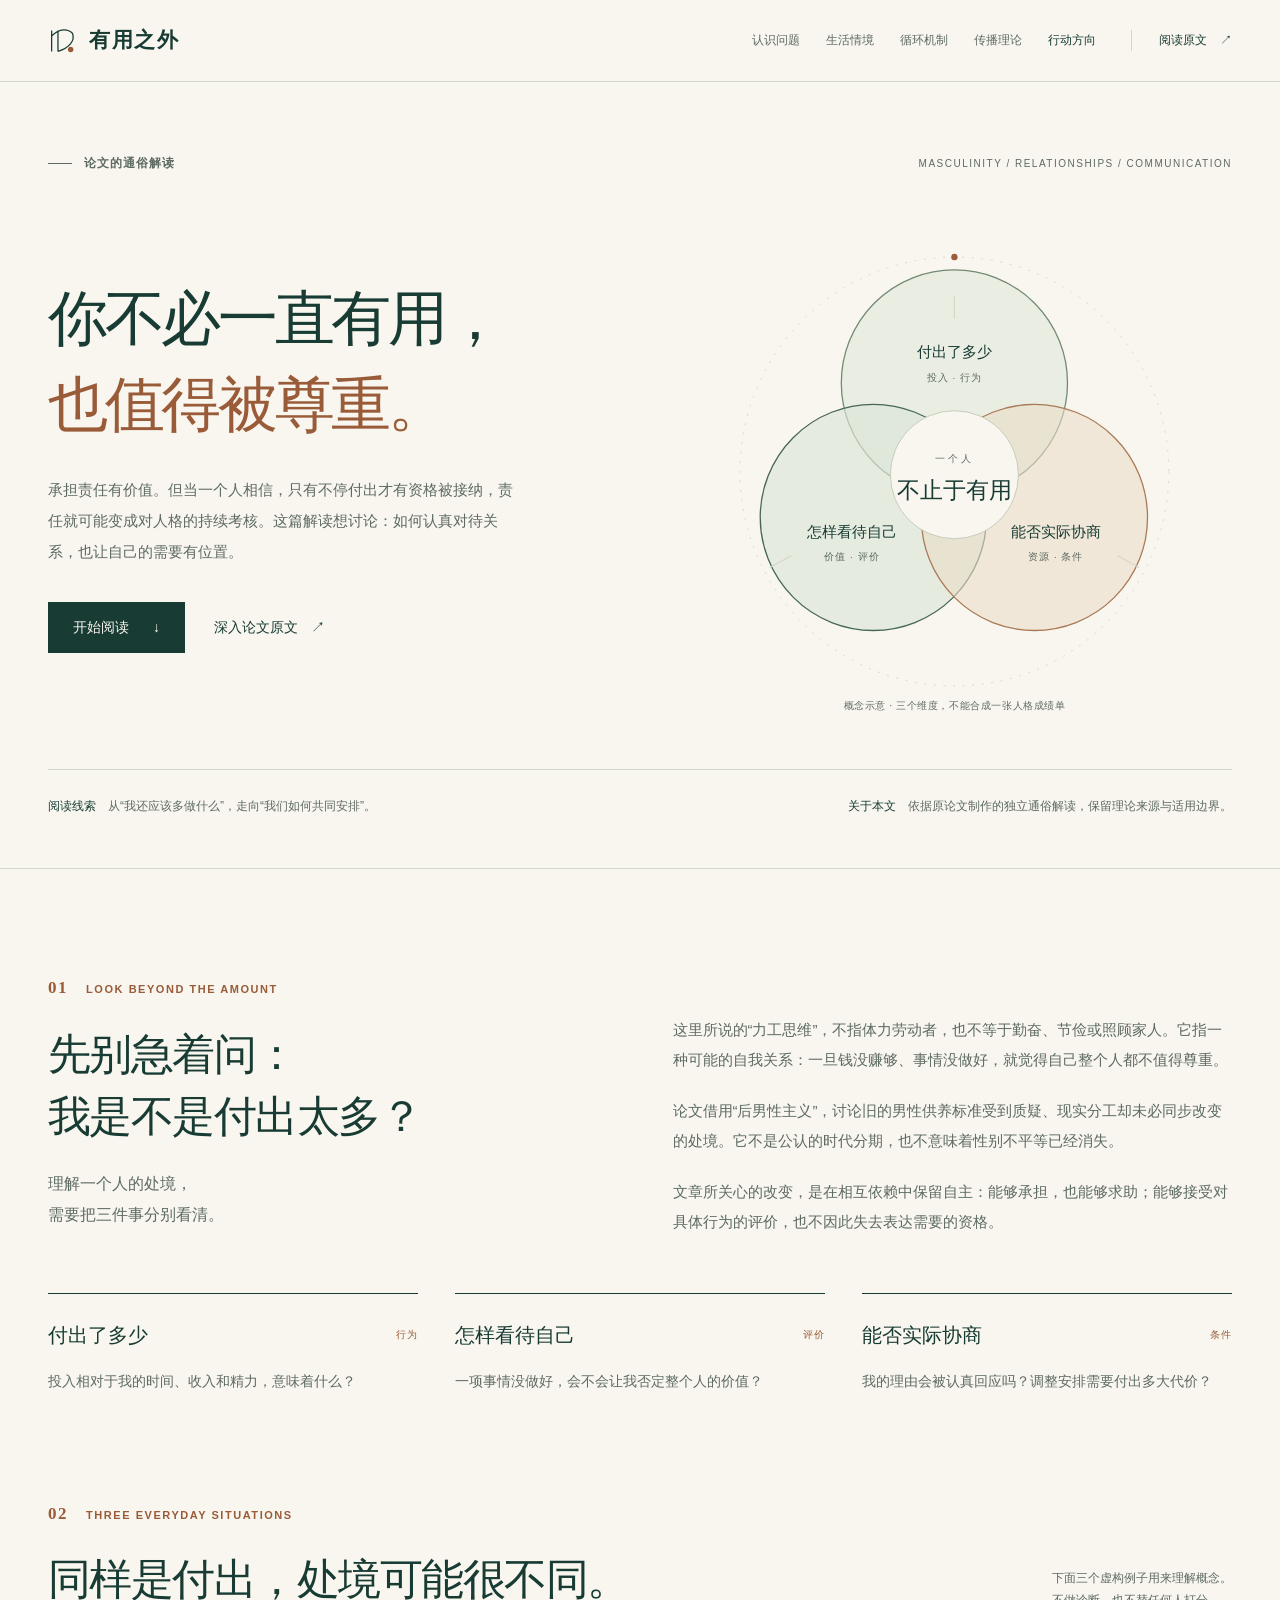
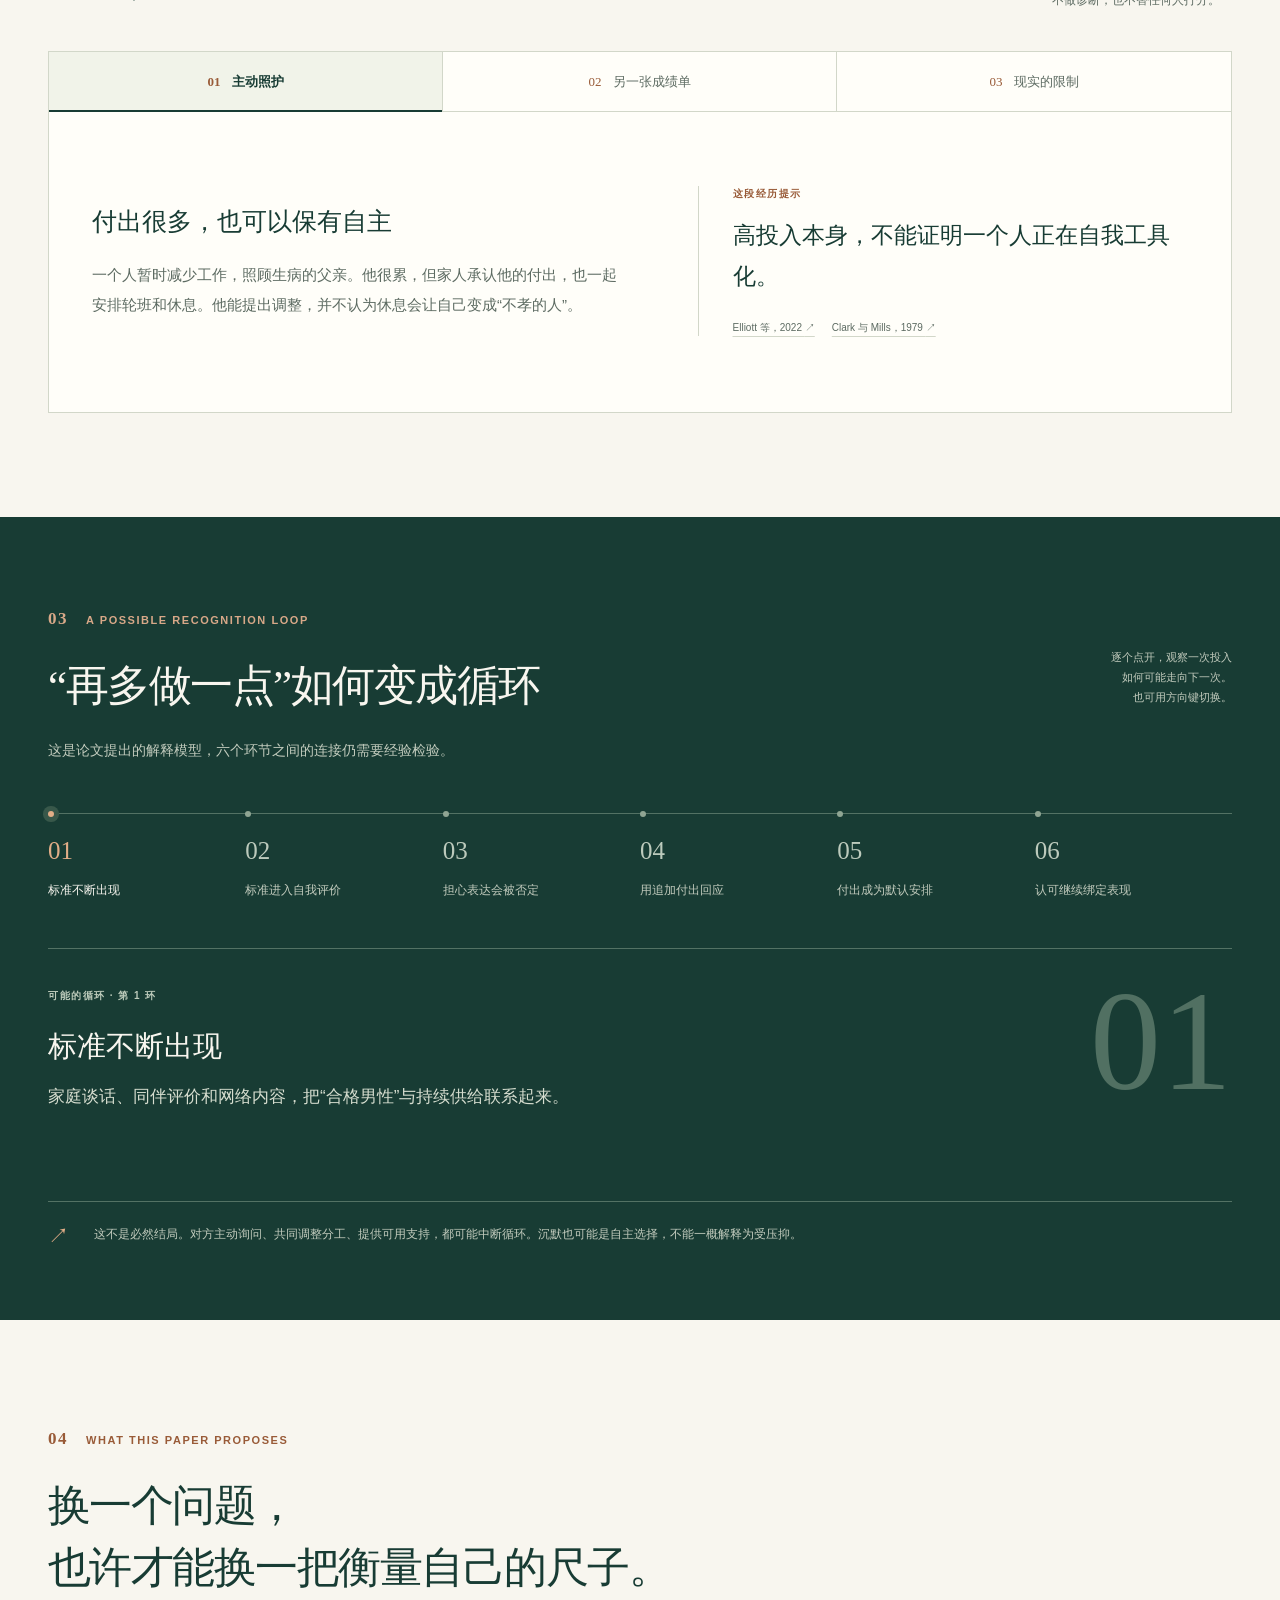
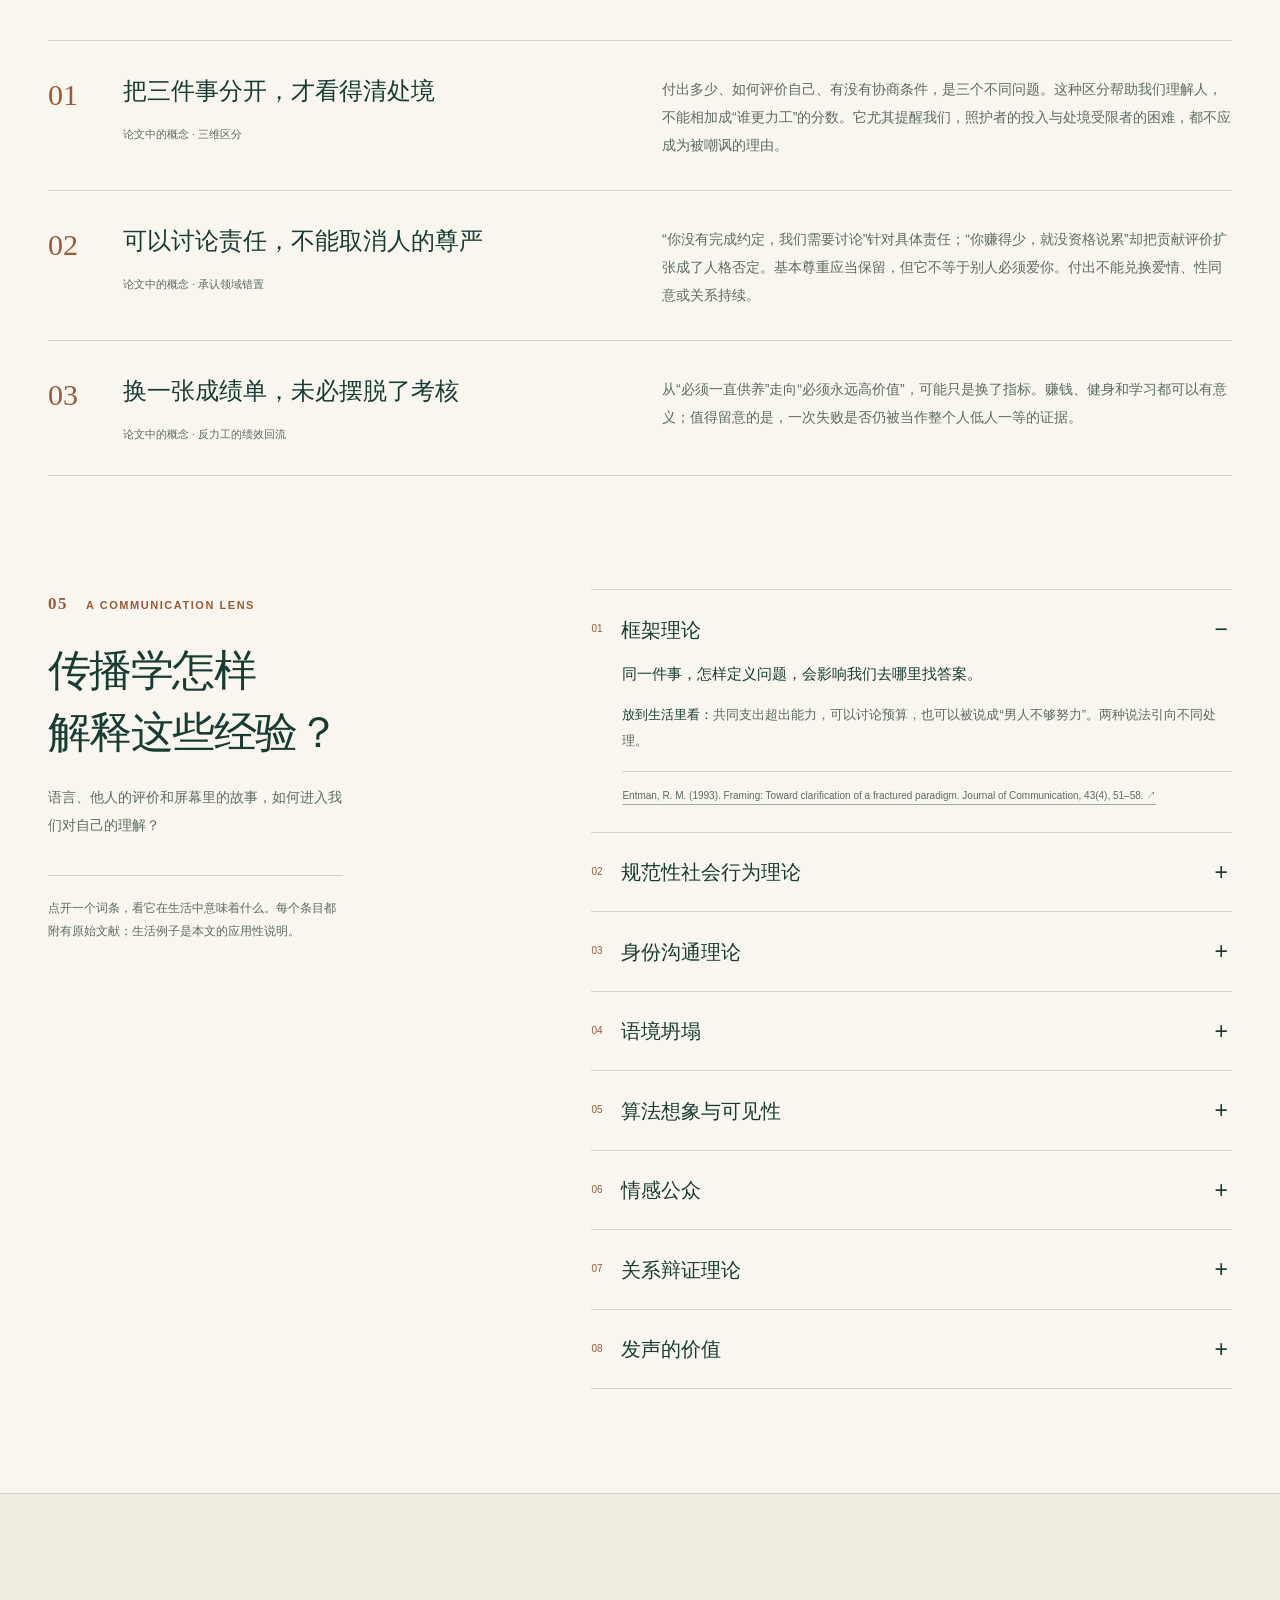
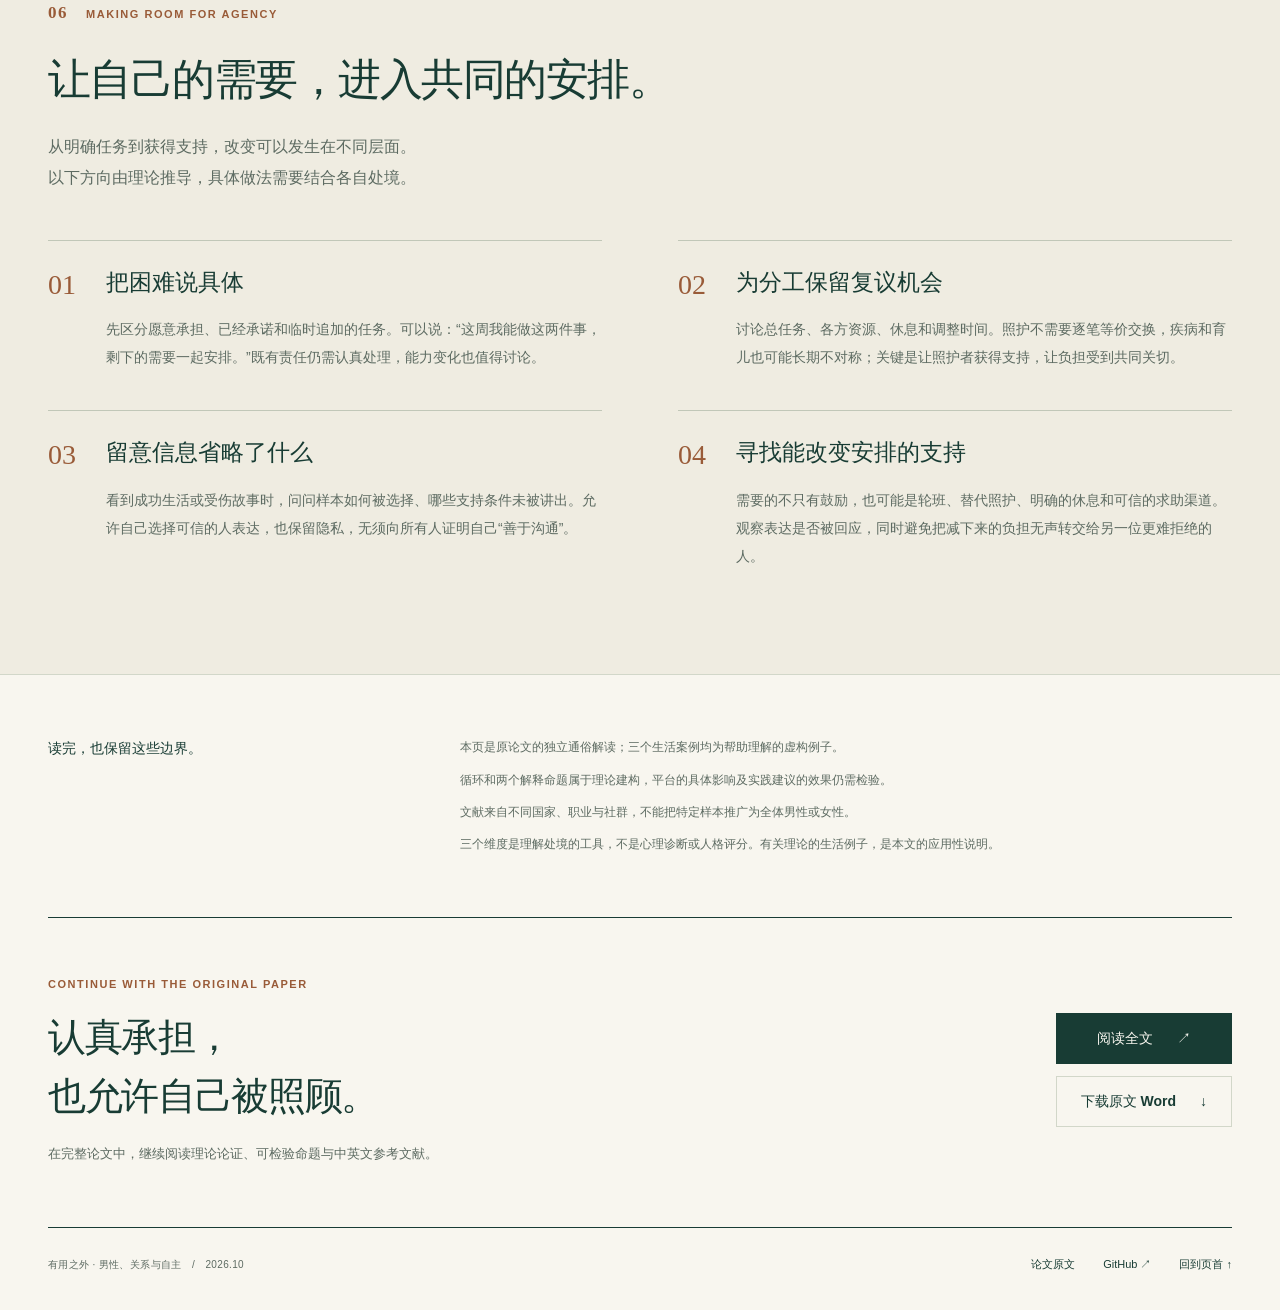
<file: index.html>
<!doctype html>
<html lang="zh-CN">
<head>
  <meta charset="utf-8">
  <meta name="viewport" content="width=device-width, initial-scale=1">
  <meta name="color-scheme" content="light">
  <meta name="theme-color" content="#183c34">
  <meta name="description" content="从传播学理解男性的供给压力、条件性自我价值与关系中的自主。论文的通俗解读：三段生活情境、六步解释模型、八个理论词条。">
  <meta property="og:type" content="article">
  <meta property="og:title" content="你不必一直有用，也值得被尊重｜有用之外">
  <meta property="og:description" content="承担责任，也让自己的需要有位置。关于男性、关系与自主的传播学解读。">
  <title>你不必一直有用，也值得被尊重｜有用之外</title>
  <link rel="icon" href="assets/favicon.svg" type="image/svg+xml">
  <link rel="stylesheet" href="assets/site.css">
  <script src="assets/site.js" defer></script>
</head>
<body id="top">
  <a class="skip-link" href="#main">跳至正文</a>
  <div class="reading-progress" role="progressbar" aria-label="页面阅读进度" aria-valuemin="0" aria-valuemax="100" aria-valuenow="0"><span></span></div>
  <header class="site-header">
    <div class="container header-inner">
      <a class="brand" href="#top" aria-label="有用之外，返回页首">
        <svg class="brand-mark" viewBox="0 0 32 34" aria-hidden="true"><path d="M4 29V6M11 29V6M4 12C13 3 22 4 27 9M11 29C24 25 30 17 27 9" fill="none" stroke="currentColor" stroke-width="1.4"/><circle cx="25" cy="27" r="3" fill="#995b38"/></svg>
        <span class="brand-name">有用之外</span>
      </a>
      <nav class="nav-links" aria-label="文章章节">
        <a href="#dimensions">认识问题</a><a href="#scenarios">生活情境</a><a href="#cycle">循环机制</a><a href="#theories">传播理论</a><a href="#practice">行动方向</a>
      </nav>
      <a class="arrow-link header-original" href="paper.html">阅读原文 <span class="arrow" aria-hidden="true">↗</span></a>
    </div>
  </header>
  <noscript><p class="noscript-note">当前显示完整阅读版：三个情境和六个循环环节均已展开，理论词条可直接点开。</p></noscript>
  <main id="main">
    <section class="hero container" aria-labelledby="hero-title">
      <div class="hero-topline"><span class="kicker">论文的通俗解读</span><span class="edition">MASCULINITY / RELATIONSHIPS / COMMUNICATION</span></div>
      <div class="hero-grid">
        <div class="hero-copy">
          <h1 id="hero-title">你不必一直有用，<br><em>也值得被尊重。</em></h1>
          <p class="hero-summary">承担责任有价值。但当一个人相信，只有不停付出才有资格被接纳，责任就可能变成对人格的持续考核。这篇解读想讨论：如何认真对待关系，也让自己的需要有位置。</p>
          <div class="hero-actions"><a class="button" href="#dimensions">开始阅读 <span aria-hidden="true">↓</span></a><a class="arrow-link" href="paper.html">深入论文原文 <span class="arrow" aria-hidden="true">↗</span></a></div>
        </div>
        <figure class="concept-figure">
          <svg class="concept-svg" viewBox="0 0 520 440" role="img" aria-labelledby="concept-title concept-description">
            <title id="concept-title">三个不同维度，共同理解一个人的处境</title>
            <desc id="concept-description">投入多少、怎样评价自己、能否实际协商，属于不同的问题。三个交叠的圆表示需要同时考虑这些维度，不代表统计数据或评分。</desc>
            <circle cx="260" cy="232" r="201" fill="none" stroke="#d2d7c9" stroke-width=".8" stroke-dasharray="2 7"/>
            <circle cx="260" cy="149" r="106" fill="#e4e9dc" fill-opacity=".68" stroke="#738a73" stroke-width="1.2"/>
            <circle cx="184" cy="275" r="106" fill="#dce5d8" fill-opacity=".65" stroke="#466752" stroke-width="1.2"/>
            <circle cx="335" cy="275" r="106" fill="#eaddc8" fill-opacity=".58" stroke="#aa7955" stroke-width="1.2"/>
            <path d="M260 67v22M87 322l20-11M433 322l-20-11" fill="none" stroke="#d2d7c9" stroke-width="1"/>
            <circle cx="260" cy="235" r="60" fill="#f8f6ef" stroke="#bcc8b3" stroke-width=".8"/>
            <text x="260" y="125" text-anchor="middle" class="orbit-label">付出了多少</text>
            <text x="260" y="147" text-anchor="middle" class="orbit-note">投入 · 行为</text>
            <text x="164" y="293" text-anchor="middle" class="orbit-label">怎样看待自己</text>
            <text x="164" y="315" text-anchor="middle" class="orbit-note">价值 · 评价</text>
            <text x="355" y="293" text-anchor="middle" class="orbit-label">能否实际协商</text>
            <text x="355" y="315" text-anchor="middle" class="orbit-note">资源 · 条件</text>
            <text x="260" y="223" text-anchor="middle" class="center-sub">一个人</text>
            <text x="260" y="257" text-anchor="middle" class="center-main">不止于有用</text>
            <circle cx="260" cy="31" r="3" fill="#995b38"/>
          </svg>
          <figcaption>概念示意 · 三个维度，不能合成一张人格成绩单</figcaption>
        </figure>
      </div>
      <div class="hero-footnote"><p><strong>阅读线索</strong>　从“我还应该多做什么”，走向“我们如何共同安排”。</p><p><strong>关于本文</strong>　依据原论文制作的独立通俗解读，保留理论来源与适用边界。</p></div>
    </section>
    <section class="section intro-section" id="dimensions" aria-labelledby="dimensions-title">
      <div class="container">
        <div class="split-heading"><div><div class="section-label"><span>01</span>Look beyond the amount</div><h2 class="section-heading" id="dimensions-title">先别急着问：<br>我是不是付出太多？</h2><p class="section-intro">理解一个人的处境，<br>需要把三件事分别看清。</p></div><div class="intro-copy"><p>这里所说的“力工思维”，不指体力劳动者，也不等于勤奋、节俭或照顾家人。它指一种可能的自我关系：一旦钱没赚够、事情没做好，就觉得自己整个人都不值得尊重。</p><p>论文借用“后男性主义”，讨论旧的男性供养标准受到质疑、现实分工却未必同步改变的处境。它不是公认的时代分期，也不意味着性别不平等已经消失。</p><p>文章所关心的改变，是在相互依赖中保留自主：能够承担，也能够求助；能够接受对具体行为的评价，也不因此失去表达需要的资格。</p></div></div>
        <div class="dimension-grid"><article class="dimension-item"><div class="dimension-heading"><h3>付出了多少</h3><span class="dimension-tag">行为</span></div><p>投入相对于我的时间、收入和精力，意味着什么？</p></article><article class="dimension-item"><div class="dimension-heading"><h3>怎样看待自己</h3><span class="dimension-tag">评价</span></div><p>一项事情没做好，会不会让我否定整个人的价值？</p></article><article class="dimension-item"><div class="dimension-heading"><h3>能否实际协商</h3><span class="dimension-tag">条件</span></div><p>我的理由会被认真回应吗？调整安排需要付出多大代价？</p></article></div>
      </div>
    </section>
    <section class="section scenarios-section container" id="scenarios" aria-labelledby="scenarios-title">
      <div class="section-toprow"><div><div class="section-label"><span>02</span>Three everyday situations</div><h2 class="section-heading" id="scenarios-title">同样是付出，处境可能很不同。</h2></div><p class="editorial-note">下面三个虚构例子用来理解概念。<br>不做诊断，也不替任何人打分。</p></div>
      <div class="scenario-block" data-tabs>
        <div class="scenario-tabs" data-tab-controls aria-label="选择生活情境" hidden><button class="scenario-tab" id="case-tab-1" type="button" data-tab><span class="tab-number" aria-hidden="true">01</span>主动照护</button><button class="scenario-tab" id="case-tab-2" type="button" data-tab><span class="tab-number" aria-hidden="true">02</span>另一张成绩单</button><button class="scenario-tab" id="case-tab-3" type="button" data-tab><span class="tab-number" aria-hidden="true">03</span>现实的限制</button></div>
        <div class="scenario-panels"><article class="scenario-panel" id="case-panel-1" data-tab-panel><div><h3>付出很多，也可以保有自主</h3><p class="scenario-story">一个人暂时减少工作，照顾生病的父亲。他很累，但家人承认他的付出，也一起安排轮班和休息。他能提出调整，并不认为休息会让自己变成“不孝的人”。</p></div><div class="scenario-reading"><div class="eyebrow">这段经历提示</div><p class="scenario-takeaway">高投入本身，不能证明一个人正在自我工具化。</p><div class="inline-sources" aria-label="相关理论文献"><a href="https://doi.org/10.1111/1468-4446.12947" target="_blank" rel="noopener noreferrer">Elliott 等，2022 <span aria-hidden="true">↗</span></a><a href="https://doi.org/10.1037/0022-3514.37.1.12" target="_blank" rel="noopener noreferrer">Clark 与 Mills，1979 <span aria-hidden="true">↗</span></a></div></div></article><article class="scenario-panel" id="case-panel-2" data-tab-panel><div><h3>付出变少，评价自己的尺子可能没变</h3><p class="scenario-story">另一个人开始控制支出，却每天检查自己是否够有钱、够有吸引力、是否在关系里占上风。一旦落后，他仍觉得自己低人一等。</p></div><div class="scenario-reading"><div class="eyebrow">这段经历提示</div><p class="scenario-takeaway">投入下降，不一定意味着摆脱了外部排名。</p><div class="inline-sources" aria-label="相关理论文献"><a href="https://doi.org/10.1037/0033-295X.108.3.593" target="_blank" rel="noopener noreferrer">Crocker 与 Wolfe，2001 <span aria-hidden="true">↗</span></a></div></div></article><article class="scenario-panel" id="case-panel-3" data-tab-panel><div><h3>知道不合理，也可能暂时走不开</h3><p class="scenario-story">还有人明白工作安排不合理，却要支付生活费，也暂时找不到替代工作。他已经尝试争取休息，但雇主并未回应。</p></div><div class="scenario-reading"><div class="eyebrow">这段经历提示</div><p class="scenario-takeaway">协商空间小，不能说明他“不清醒”。时间、收入和支持同样重要。</p><div class="inline-sources" aria-label="相关理论文献"><a href="https://doi.org/10.1080/17544750.2019.1583676" target="_blank" rel="noopener noreferrer">Sun，2019 <span aria-hidden="true">↗</span></a><a href="https://www.sagepub.com/shop/buy-a-book/why-voice-matters-1-233759" target="_blank" rel="noopener noreferrer">Couldry，2010 <span aria-hidden="true">↗</span></a></div></div></article></div>
      </div>
    </section>
    <section class="cycle-section" id="cycle" aria-labelledby="cycle-title">
      <div class="container">
        <div class="section-toprow"><div><div class="section-label"><span>03</span>A possible recognition loop</div><h2 class="section-heading" id="cycle-title">“再多做一点”如何变成循环</h2><p class="section-intro">这是论文提出的解释模型，六个环节之间的连接仍需要经验检验。</p></div><p class="cycle-hint" data-tabs-hint hidden>逐个点开，观察一次投入<br>如何可能走向下一次。<br>也可用方向键切换。</p></div>
        <div data-tabs>
          <div class="cycle-track" data-tab-controls aria-label="选择供给型承认循环环节" hidden><button class="cycle-tab" id="cycle-tab-1" type="button" data-tab><span class="step-number" aria-hidden="true">01</span>标准不断出现</button><button class="cycle-tab" id="cycle-tab-2" type="button" data-tab><span class="step-number" aria-hidden="true">02</span>标准进入自我评价</button><button class="cycle-tab" id="cycle-tab-3" type="button" data-tab><span class="step-number" aria-hidden="true">03</span>担心表达会被否定</button><button class="cycle-tab" id="cycle-tab-4" type="button" data-tab><span class="step-number" aria-hidden="true">04</span>用追加付出回应</button><button class="cycle-tab" id="cycle-tab-5" type="button" data-tab><span class="step-number" aria-hidden="true">05</span>付出成为默认安排</button><button class="cycle-tab" id="cycle-tab-6" type="button" data-tab><span class="step-number" aria-hidden="true">06</span>认可继续绑定表现</button></div>
          <div class="cycle-panels"><article class="cycle-panel" id="cycle-panel-1" data-tab-panel><span class="eyebrow">可能的循环 · 第 1 环</span><span class="cycle-large-number" aria-hidden="true">01</span><h3>标准不断出现</h3><p>家庭谈话、同伴评价和网络内容，把“合格男性”与持续供给联系起来。</p></article><article class="cycle-panel" id="cycle-panel-2" data-tab-panel><span class="eyebrow">可能的循环 · 第 2 环</span><span class="cycle-large-number" aria-hidden="true">02</span><h3>标准进入自我评价</h3><p>“这次没完成”逐渐被理解为“我这个人不够好”。</p></article><article class="cycle-panel" id="cycle-panel-3" data-tab-panel><span class="eyebrow">可能的循环 · 第 3 环</span><span class="cycle-large-number" aria-hidden="true">03</span><h3>担心表达会被否定</h3><p>想说累、想讨论分工，却预期自己会被评价为不负责。</p></article><article class="cycle-panel" id="cycle-panel-4" data-tab-panel><span class="eyebrow">可能的循环 · 第 4 环</span><span class="cycle-large-number" aria-hidden="true">04</span><h3>用追加付出回应</h3><p>为了维持可靠的形象，又接下更多事情，把需要留在心里。</p></article><article class="cycle-panel" id="cycle-panel-5" data-tab-panel><span class="eyebrow">可能的循环 · 第 5 环</span><span class="cycle-large-number" aria-hidden="true">05</span><h3>付出成为默认安排</h3><p>他人只看到任务持续完成，可能没有意识到背后的代价。</p></article><article class="cycle-panel" id="cycle-panel-6" data-tab-panel><span class="eyebrow">可能的循环 · 第 6 环</span><span class="cycle-large-number" aria-hidden="true">06</span><h3>认可继续绑定表现</h3><p>若认可只随供给出现，个体可能更相信：必须继续做，才值得被接纳。</p></article></div>
        </div>
        <div class="cycle-note"><span class="note-mark" aria-hidden="true">↗</span><p>这不是必然结局。对方主动询问、共同调整分工、提供可用支持，都可能中断循环。沉默也可能是自主选择，不能一概解释为受压抑。</p></div>
      </div>
    </section>
    <section class="section findings-section container" aria-labelledby="findings-title">
      <div class="section-label"><span>04</span>What this paper proposes</div><h2 class="section-heading" id="findings-title">换一个问题，<br>也许才能换一把衡量自己的尺子。</h2>
      <div class="findings-list"><article class="finding"><span class="finding-number" aria-hidden="true">01</span><div><h3>把三件事分开，才看得清处境</h3><span class="finding-term">论文中的概念 · 三维区分</span></div><p>付出多少、如何评价自己、有没有协商条件，是三个不同问题。这种区分帮助我们理解人，不能相加成“谁更力工”的分数。它尤其提醒我们，照护者的投入与处境受限者的困难，都不应成为被嘲讽的理由。</p></article><article class="finding"><span class="finding-number" aria-hidden="true">02</span><div><h3>可以讨论责任，不能取消人的尊严</h3><span class="finding-term">论文中的概念 · 承认领域错置</span></div><p>“你没有完成约定，我们需要讨论”针对具体责任；“你赚得少，就没资格说累”却把贡献评价扩张成了人格否定。基本尊重应当保留，但它不等于别人必须爱你。付出不能兑换爱情、性同意或关系持续。</p></article><article class="finding"><span class="finding-number" aria-hidden="true">03</span><div><h3>换一张成绩单，未必摆脱了考核</h3><span class="finding-term">论文中的概念 · 反力工的绩效回流</span></div><p>从“必须一直供养”走向“必须永远高价值”，可能只是换了指标。赚钱、健身和学习都可以有意义；值得留意的是，一次失败是否仍被当作整个人低人一等的证据。</p></article></div>
    </section>
    <section class="section theories-section container" id="theories" aria-labelledby="theories-title">
      <div class="theories-grid"><div class="theories-aside"><div class="section-label"><span>05</span>A communication lens</div><h2 class="section-heading" id="theories-title">传播学怎样<br>解释这些经验？</h2><p class="section-intro">语言、他人的评价和屏幕里的故事，如何进入我们对自己的理解？</p><p class="theory-context">点开一个词条，看它在生活中意味着什么。每个条目都附有原始文献；生活例子是本文的应用性说明。</p></div><div class="theory-list"><details class="theory" open><summary><span class="theory-index" aria-hidden="true">01</span><span>框架理论</span></summary><div class="theory-body"><p class="theory-explanation">同一件事，怎样定义问题，会影响我们去哪里找答案。</p><p class="theory-example"><strong>放到生活里看：</strong>共同支出超出能力，可以讨论预算，也可以被说成“男人不够努力”。两种说法引向不同处理。</p><div class="theory-source" aria-label="原始理论文献"><p><a href="https://doi.org/10.1111/j.1460-2466.1993.tb01304.x" target="_blank" rel="noopener noreferrer">Entman, R. M. (1993). Framing: Toward clarification of a fractured paradigm. Journal of Communication, 43(4), 51–58. <span aria-hidden="true">↗</span></a></p></div></div></details><details class="theory"><summary><span class="theory-index" aria-hidden="true">02</span><span>规范性社会行为理论</span></summary><div class="theory-body"><p class="theory-explanation">“别人常这样做”和“我必须这样做”是不同判断。</p><p class="theory-example"><strong>放到生活里看：</strong>刷到许多人展示高额礼物，不等于所有关系都按同一支出标准运行。</p><div class="theory-source" aria-label="原始理论文献"><p><a href="https://doi.org/10.1177/0093650205275385" target="_blank" rel="noopener noreferrer">Rimal, R. N., &amp; Real, K. (2005). How behaviors are influenced by perceived norms: A test of the theory of normative social behavior. Communication Research, 32(3), 389–414. <span aria-hidden="true">↗</span></a></p></div></div></details><details class="theory"><summary><span class="theory-index" aria-hidden="true">03</span><span>身份沟通理论</span></summary><div class="theory-body"><p class="theory-explanation">自己如何理解自己，与互动中表现出的身份，可能存在落差。</p><p class="theory-example"><strong>放到生活里看：</strong>心里需要支持，嘴上一直说“我能搞定”，需要就很难进入共同讨论。</p><div class="theory-source" aria-label="原始理论文献"><p><a href="https://doi.org/10.1080/01463370409370197" target="_blank" rel="noopener noreferrer">Jung, E., &amp; Hecht, M. L. (2004). Elaborating the communication theory of identity: Identity gaps and communication outcomes. Communication Quarterly, 52(3), 265–283. <span aria-hidden="true">↗</span></a></p></div></div></details><details class="theory"><summary><span class="theory-index" aria-hidden="true">04</span><span>语境坍塌</span></summary><div class="theory-body"><p class="theory-explanation">社交媒体可能让原本分开的观众，在同一个空间看见你。</p><p class="theory-example"><strong>放到生活里看：</strong>一条表达疲惫的动态，既可能被朋友看见，也可能被同事和陌生人阅读。</p><div class="theory-source" aria-label="原始理论文献"><p><a href="https://doi.org/10.1177/1461444810365313" target="_blank" rel="noopener noreferrer">Marwick, A. E., &amp; boyd, d. (2011). I tweet honestly, I tweet passionately: Twitter users, context collapse, and the imagined audience. New Media &amp; Society, 13(1), 114–133. <span aria-hidden="true">↗</span></a></p></div></div></details><details class="theory"><summary><span class="theory-index" aria-hidden="true">05</span><span>算法想象与可见性</span></summary><div class="theory-body"><p class="theory-explanation">人们会依据自己对流量规则的理解调整表达。</p><p class="theory-example"><strong>放到生活里看：</strong>创作者觉得“性别冲突更容易火”，可能更多地讲这类故事；但热门不能直接证明平台有意制造冲突。</p><div class="theory-source" aria-label="原始理论文献"><p><a href="https://doi.org/10.1080/1369118X.2016.1154086" target="_blank" rel="noopener noreferrer">Bucher, T. (2017). The algorithmic imaginary: Exploring the ordinary affects of Facebook algorithms. Information, Communication &amp; Society, 20(1), 30–44. <span aria-hidden="true">↗</span></a></p><p><a href="https://doi.org/10.1177/1461444818815684" target="_blank" rel="noopener noreferrer">Cotter, K. (2019). Playing the visibility game: How digital influencers and algorithms negotiate influence on Instagram. New Media &amp; Society, 21(4), 895–913. <span aria-hidden="true">↗</span></a></p></div></div></details><details class="theory"><summary><span class="theory-index" aria-hidden="true">06</span><span>情感公众</span></summary><div class="theory-body"><p class="theory-explanation">共同讲述和回应，让分散的人形成“我们有相似处境”的感觉。</p><p class="theory-example"><strong>放到生活里看：</strong>一段委屈得到许多回应，可以带来支持，也可能被组织为对某个群体的归罪。</p><div class="theory-source" aria-label="原始理论文献"><p><a href="https://doi.org/10.1093/acprof:oso/9780199999736.001.0001" target="_blank" rel="noopener noreferrer">Papacharissi, Z. (2015). Affective publics: Sentiment, technology, and politics. Oxford University Press. <span aria-hidden="true">↗</span></a></p></div></div></details><details class="theory"><summary><span class="theory-index" aria-hidden="true">07</span><span>关系辩证理论</span></summary><div class="theory-body"><p class="theory-explanation">关系里的不同声音，会不断争夺怎样理解彼此的位置。</p><p class="theory-example"><strong>放到生活里看：</strong>如果只有“你应该承担”被当作正当理由，“我需要休息”就很难被认真听见。</p><div class="theory-source" aria-label="原始理论文献"><p><a href="https://doi.org/10.1080/15267431.2004.9670130" target="_blank" rel="noopener noreferrer">Baxter, L. A. (2004). A tale of two voices: Relational dialectics theory. Journal of Family Communication, 4(3–4), 181–192. <span aria-hidden="true">↗</span></a></p></div></div></details><details class="theory"><summary><span class="theory-index" aria-hidden="true">08</span><span>发声的价值</span></summary><div class="theory-body"><p class="theory-explanation">能够说话，与说出的生活经验受到重视，是两件事。</p><p class="theory-example"><strong>放到生活里看：</strong>开会允许员工提意见，但安排从不回应这些理由，参与可能仍十分有限。</p><div class="theory-source" aria-label="原始理论文献"><p><a href="https://www.sagepub.com/shop/buy-a-book/why-voice-matters-1-233759" target="_blank" rel="noopener noreferrer">Couldry, N. (2010). Why voice matters: Culture and politics after neoliberalism. SAGE. <span aria-hidden="true">↗</span></a></p></div></div></details></div></div>
    </section>
    <section class="section practice-section" id="practice" aria-labelledby="practice-title">
      <div class="container"><div class="section-label"><span>06</span>Making room for agency</div><h2 class="section-heading" id="practice-title">让自己的需要，进入共同的安排。</h2><p class="section-intro">从明确任务到获得支持，改变可以发生在不同层面。<br>以下方向由理论推导，具体做法需要结合各自处境。</p><div class="practice-grid"><article class="practice"><span class="practice-number" aria-hidden="true">01</span><div><h3>把困难说具体</h3><p>先区分愿意承担、已经承诺和临时追加的任务。可以说：“这周我能做这两件事，剩下的需要一起安排。”既有责任仍需认真处理，能力变化也值得讨论。</p></div></article><article class="practice"><span class="practice-number" aria-hidden="true">02</span><div><h3>为分工保留复议机会</h3><p>讨论总任务、各方资源、休息和调整时间。照护不需要逐笔等价交换，疾病和育儿也可能长期不对称；关键是让照护者获得支持，让负担受到共同关切。</p></div></article><article class="practice"><span class="practice-number" aria-hidden="true">03</span><div><h3>留意信息省略了什么</h3><p>看到成功生活或受伤故事时，问问样本如何被选择、哪些支持条件未被讲出。允许自己选择可信的人表达，也保留隐私，无须向所有人证明自己“善于沟通”。</p></div></article><article class="practice"><span class="practice-number" aria-hidden="true">04</span><div><h3>寻找能改变安排的支持</h3><p>需要的不只有鼓励，也可能是轮班、替代照护、明确的休息和可信的求助渠道。观察表达是否被回应，同时避免把减下来的负担无声转交给另一位更难拒绝的人。</p></div></article></div></div>
    </section>
    <section class="container limits-section" aria-labelledby="limits-title"><h2 class="limits-heading" id="limits-title">读完，也保留这些边界。</h2><div class="limits-copy"><p>本页是原论文的独立通俗解读；三个生活案例均为帮助理解的虚构例子。</p><p>循环和两个解释命题属于理论建构，平台的具体影响及实践建议的效果仍需检验。</p><p>文献来自不同国家、职业与社群，不能把特定样本推广为全体男性或女性。</p><p>三个维度是理解处境的工具，不是心理诊断或人格评分。有关理论的生活例子，是本文的应用性说明。</p></div></section>
    <section class="container original-section" aria-labelledby="original-title"><div><div class="section-label">Continue with the original paper</div><h2 id="original-title">认真承担，<br>也允许自己被照顾。</h2><p>在完整论文中，继续阅读理论论证、可检验命题与中英文参考文献。</p></div><div class="original-actions"><a class="button" href="paper.html">阅读全文 <span aria-hidden="true">↗</span></a><a class="button secondary" href="docs/original-paper.docx" download>下载原文 Word <span aria-hidden="true">↓</span></a></div></section>
  </main>
  <footer class="site-footer"><div class="container footer-inner"><p class="footer-caption">有用之外 · 男性、关系与自主　/　2026.10</p><nav class="footer-links" aria-label="更多阅读"><a href="paper.html">论文原文</a><a href="https://github.com/weiyuhuan225-ai/masculinity-and-agency" target="_blank" rel="noopener noreferrer">GitHub <span aria-hidden="true">↗</span></a><a href="#top">回到页首 <span aria-hidden="true">↑</span></a></nav></div></footer>
</body>
</html>
</file>
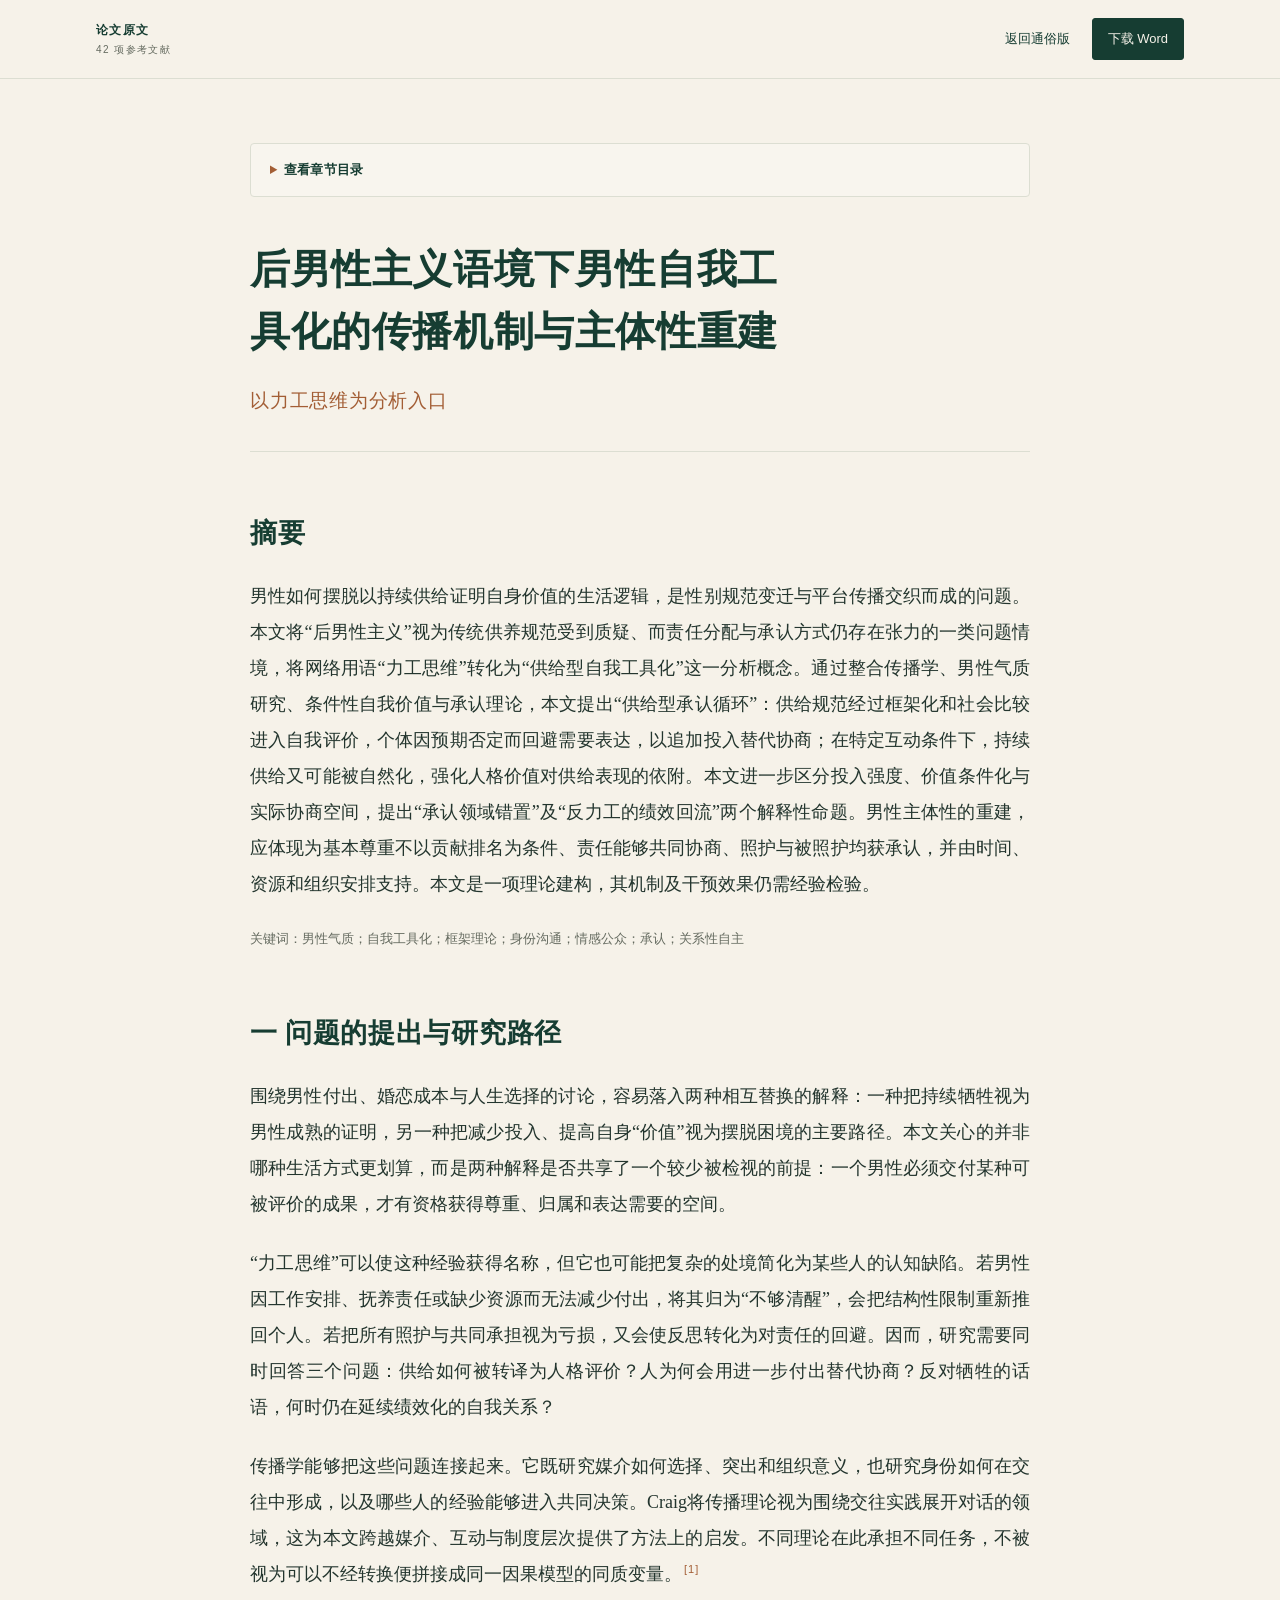
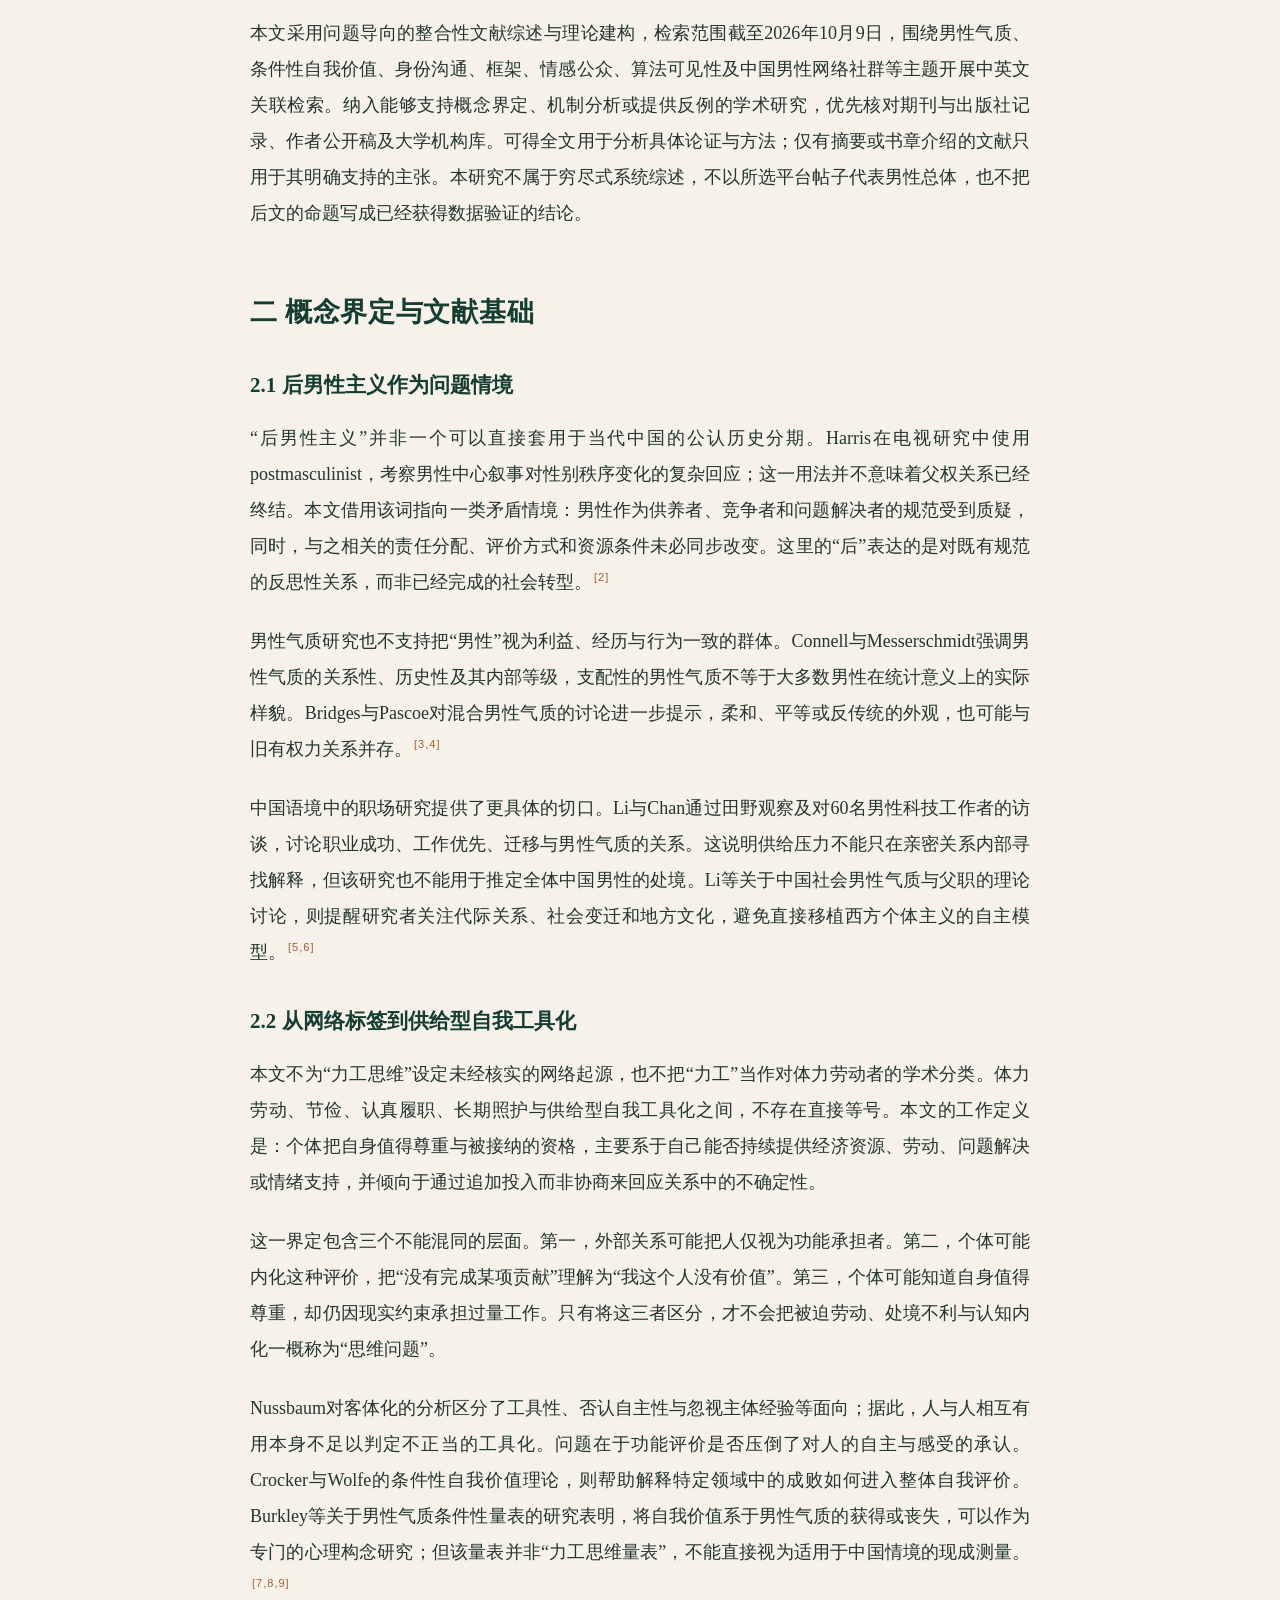
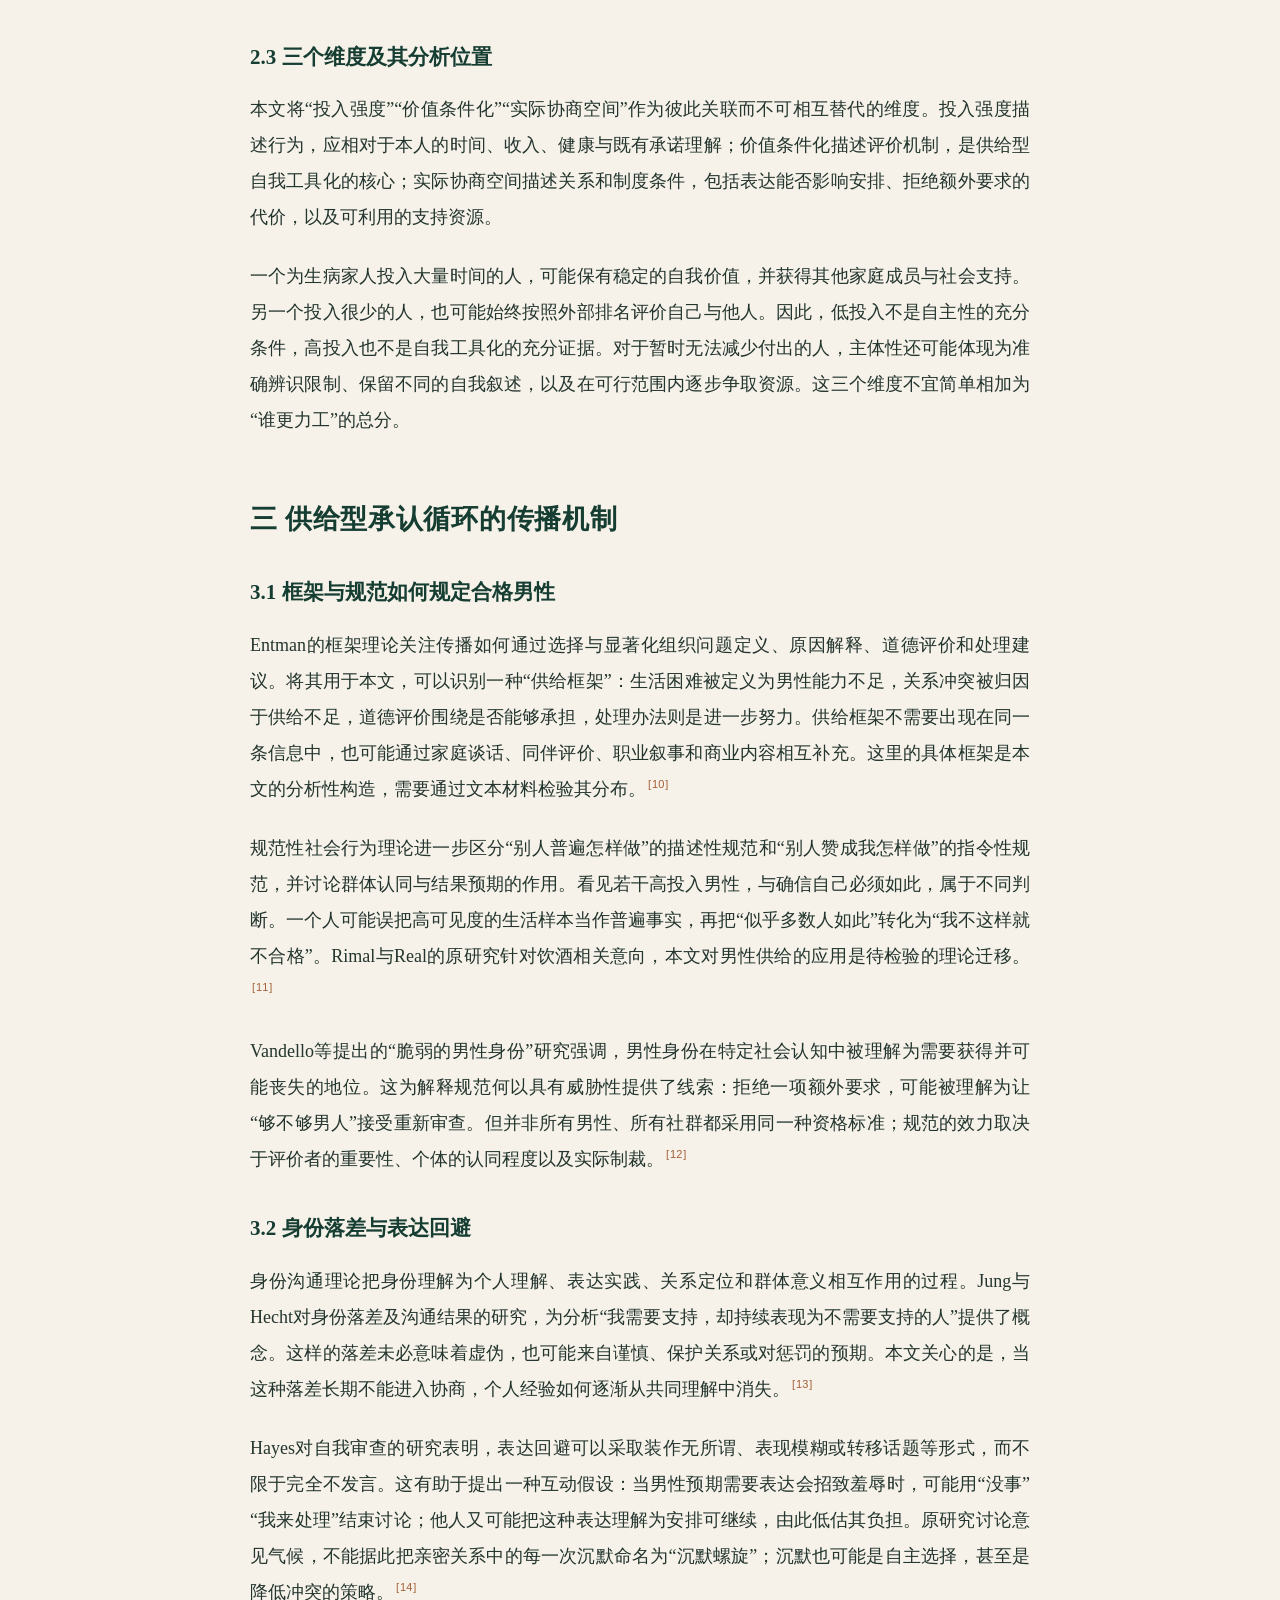
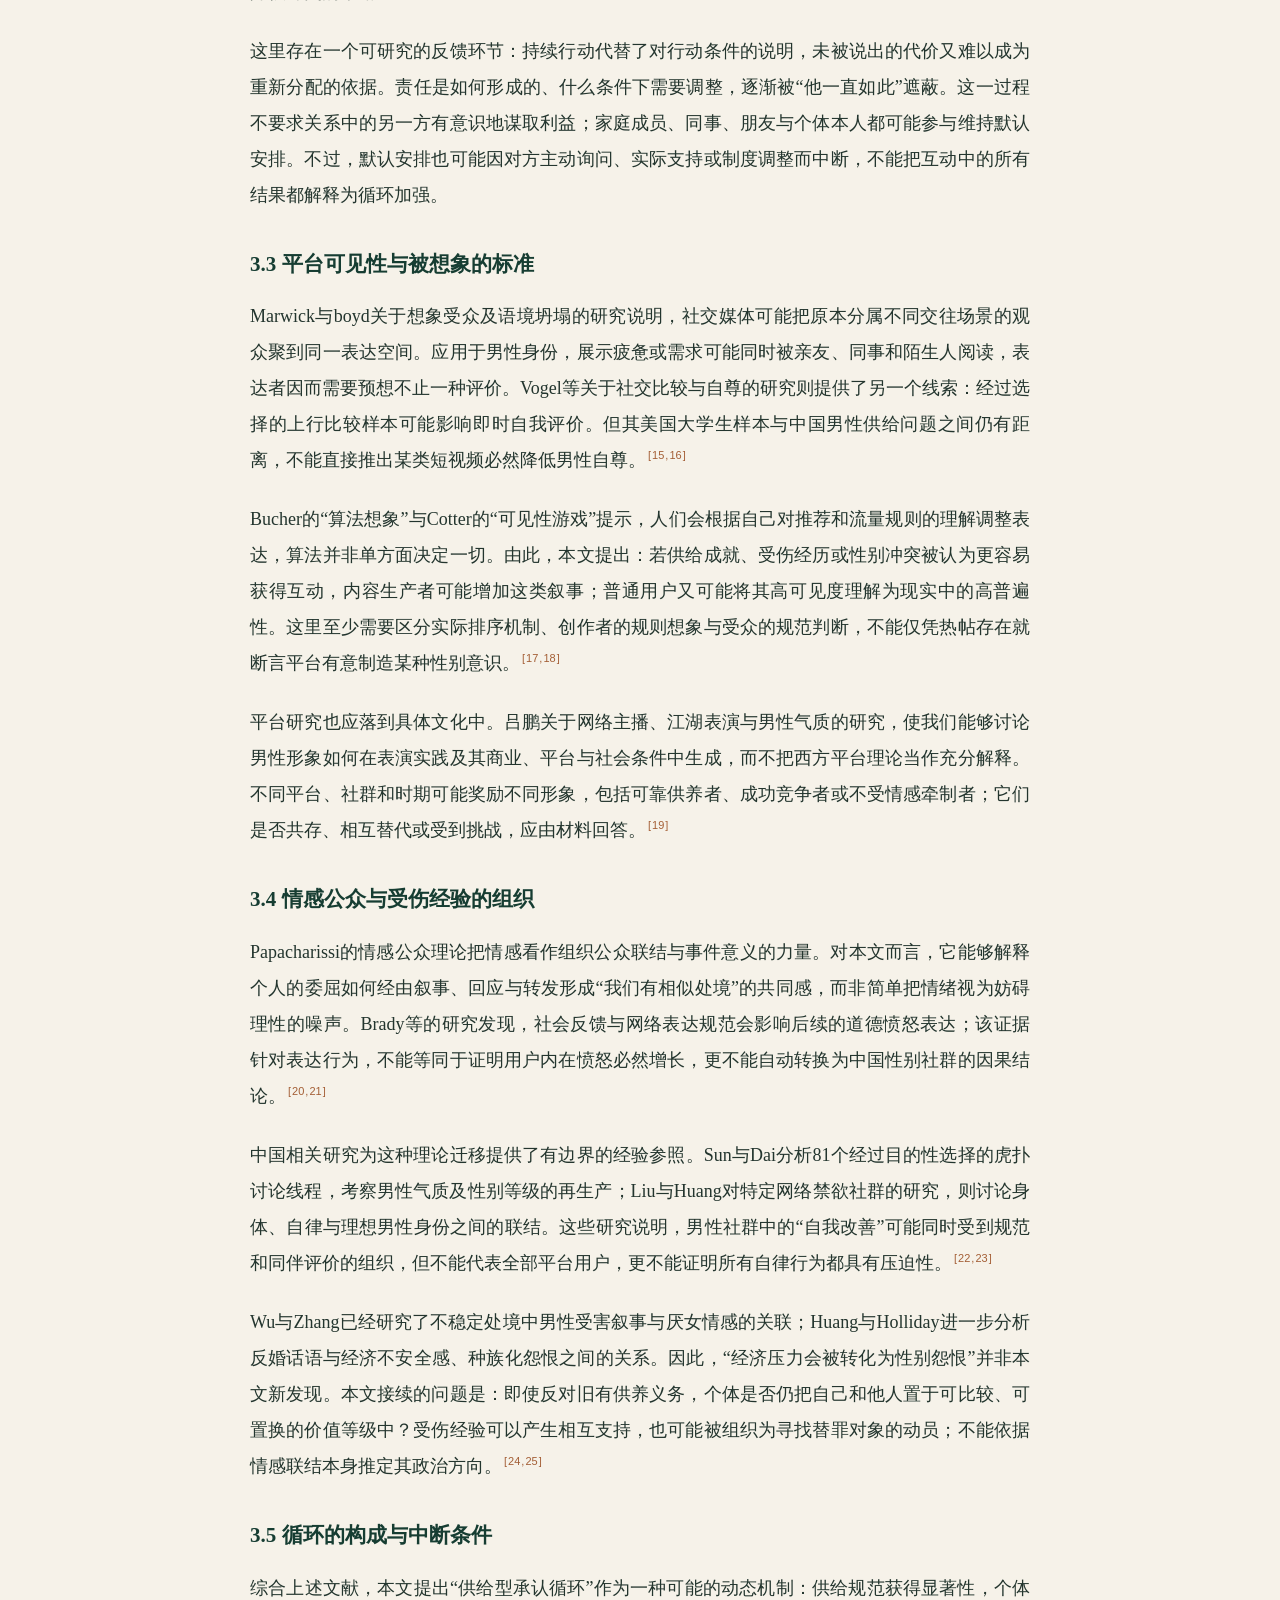
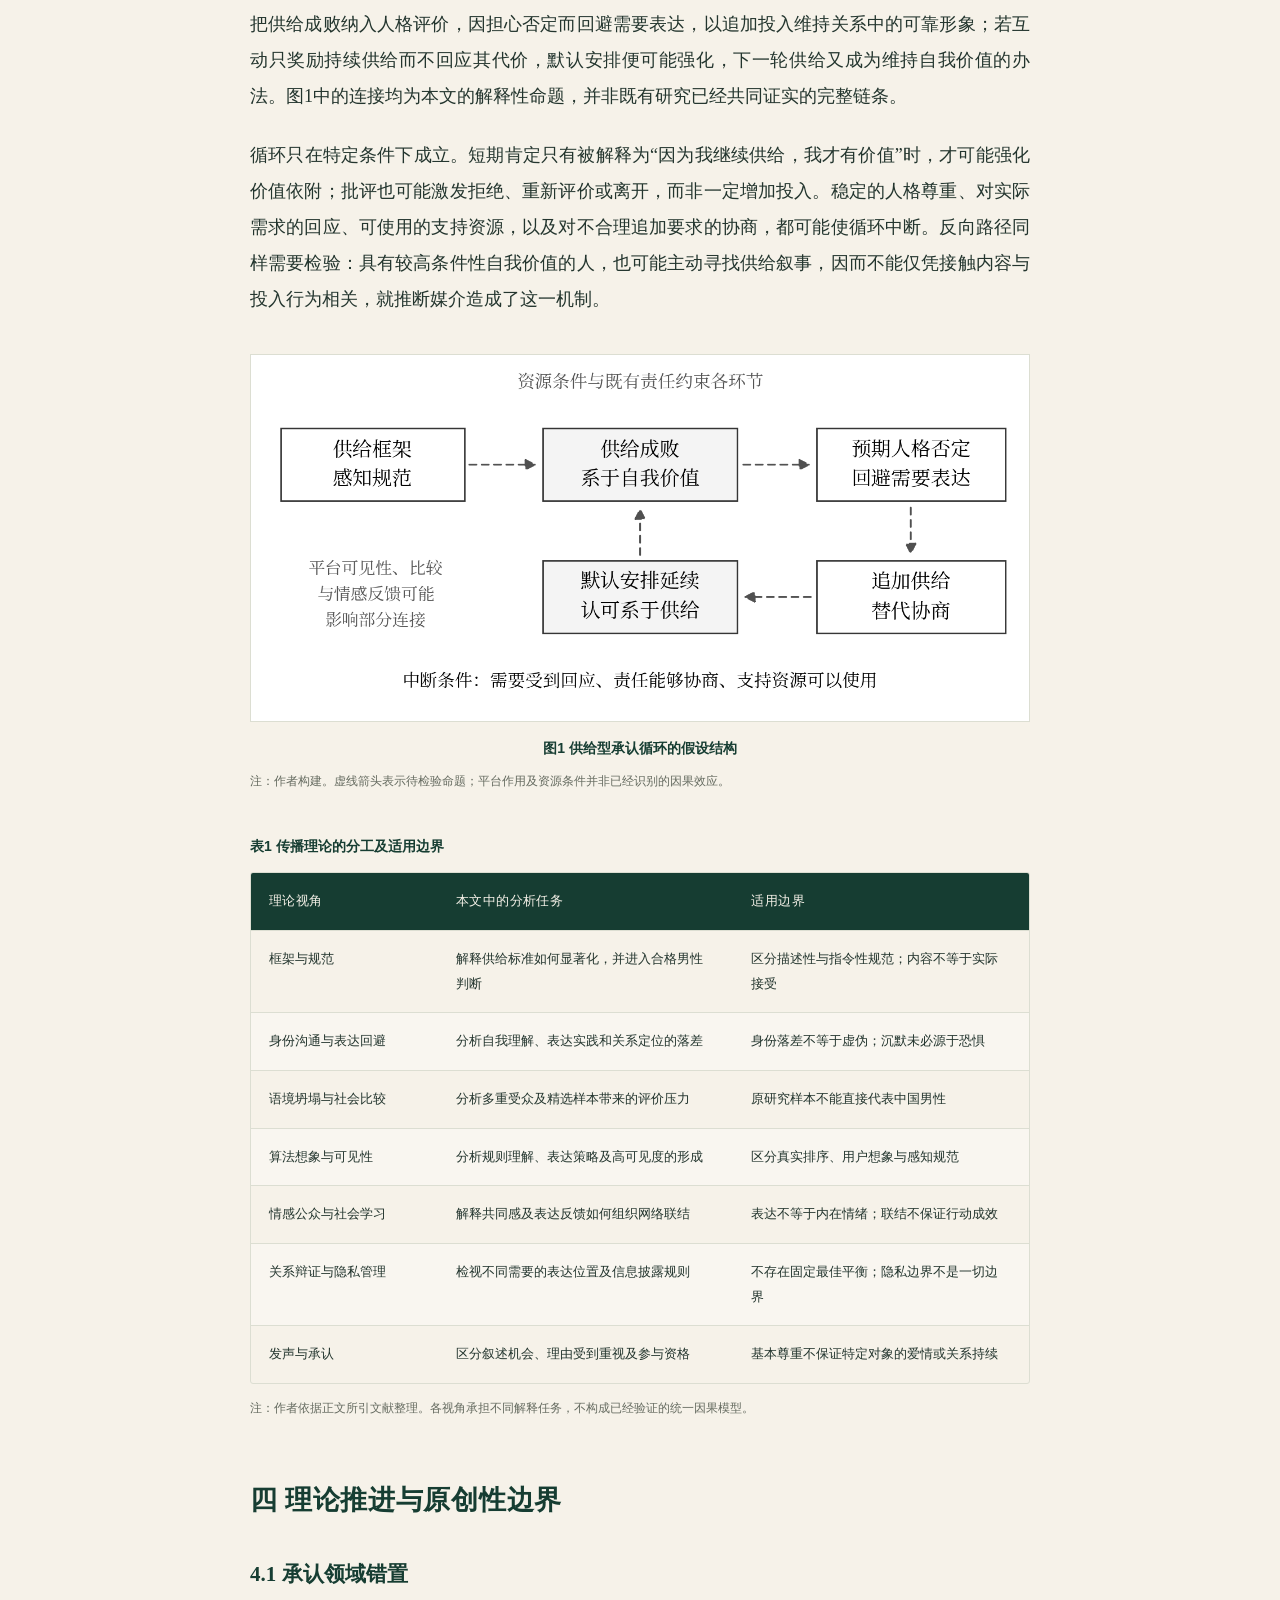
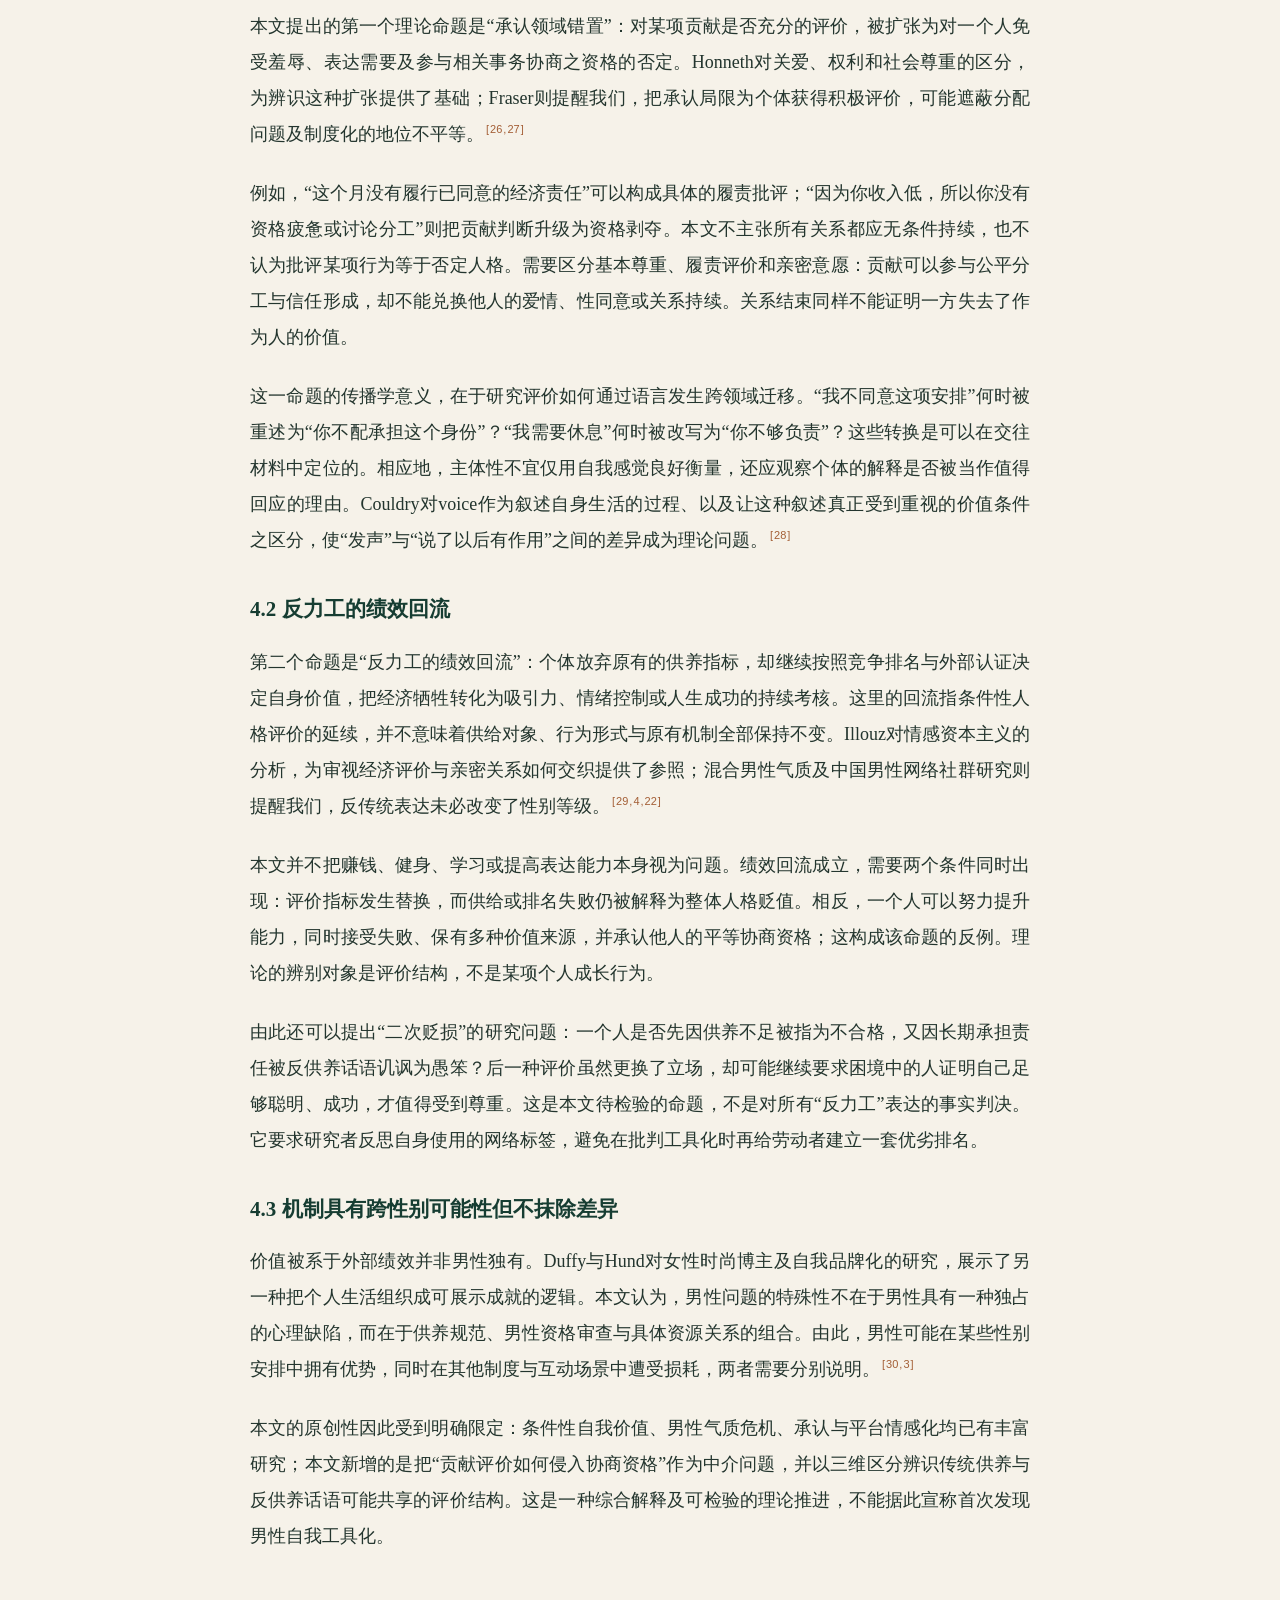
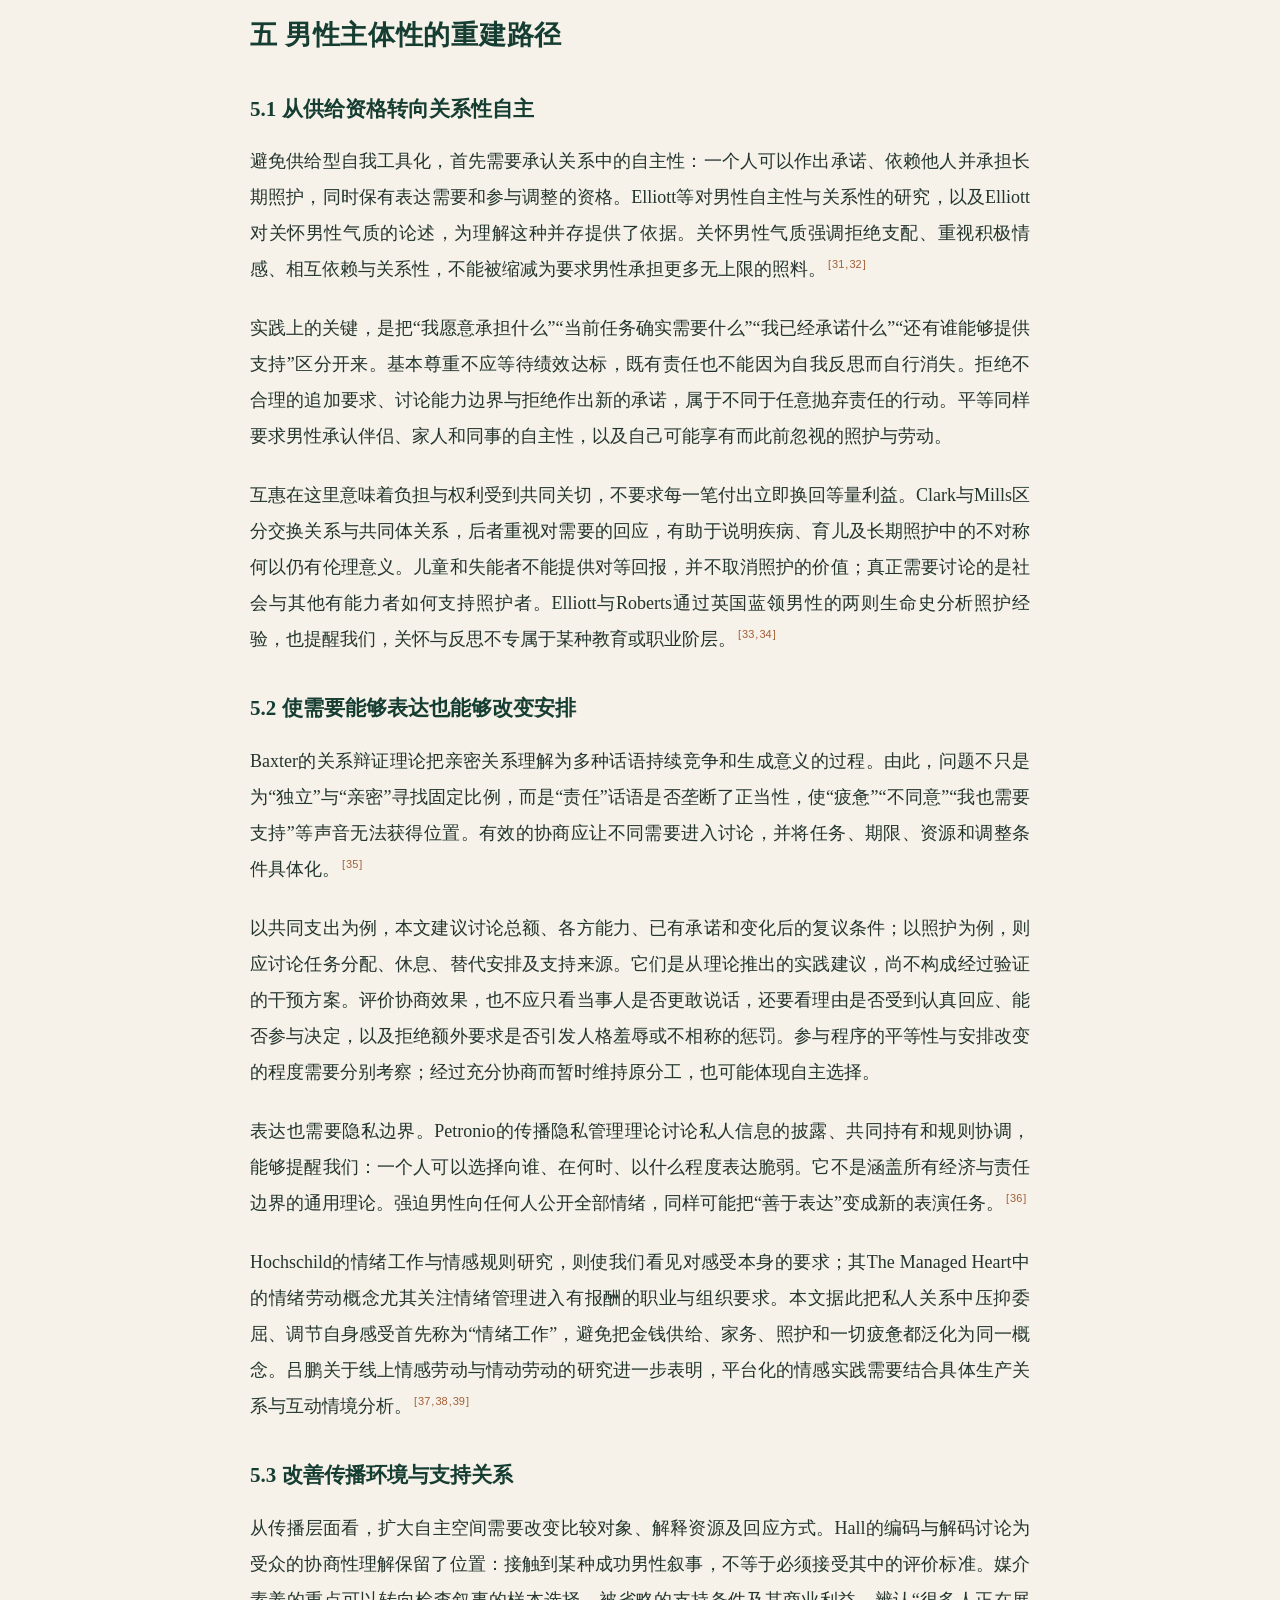
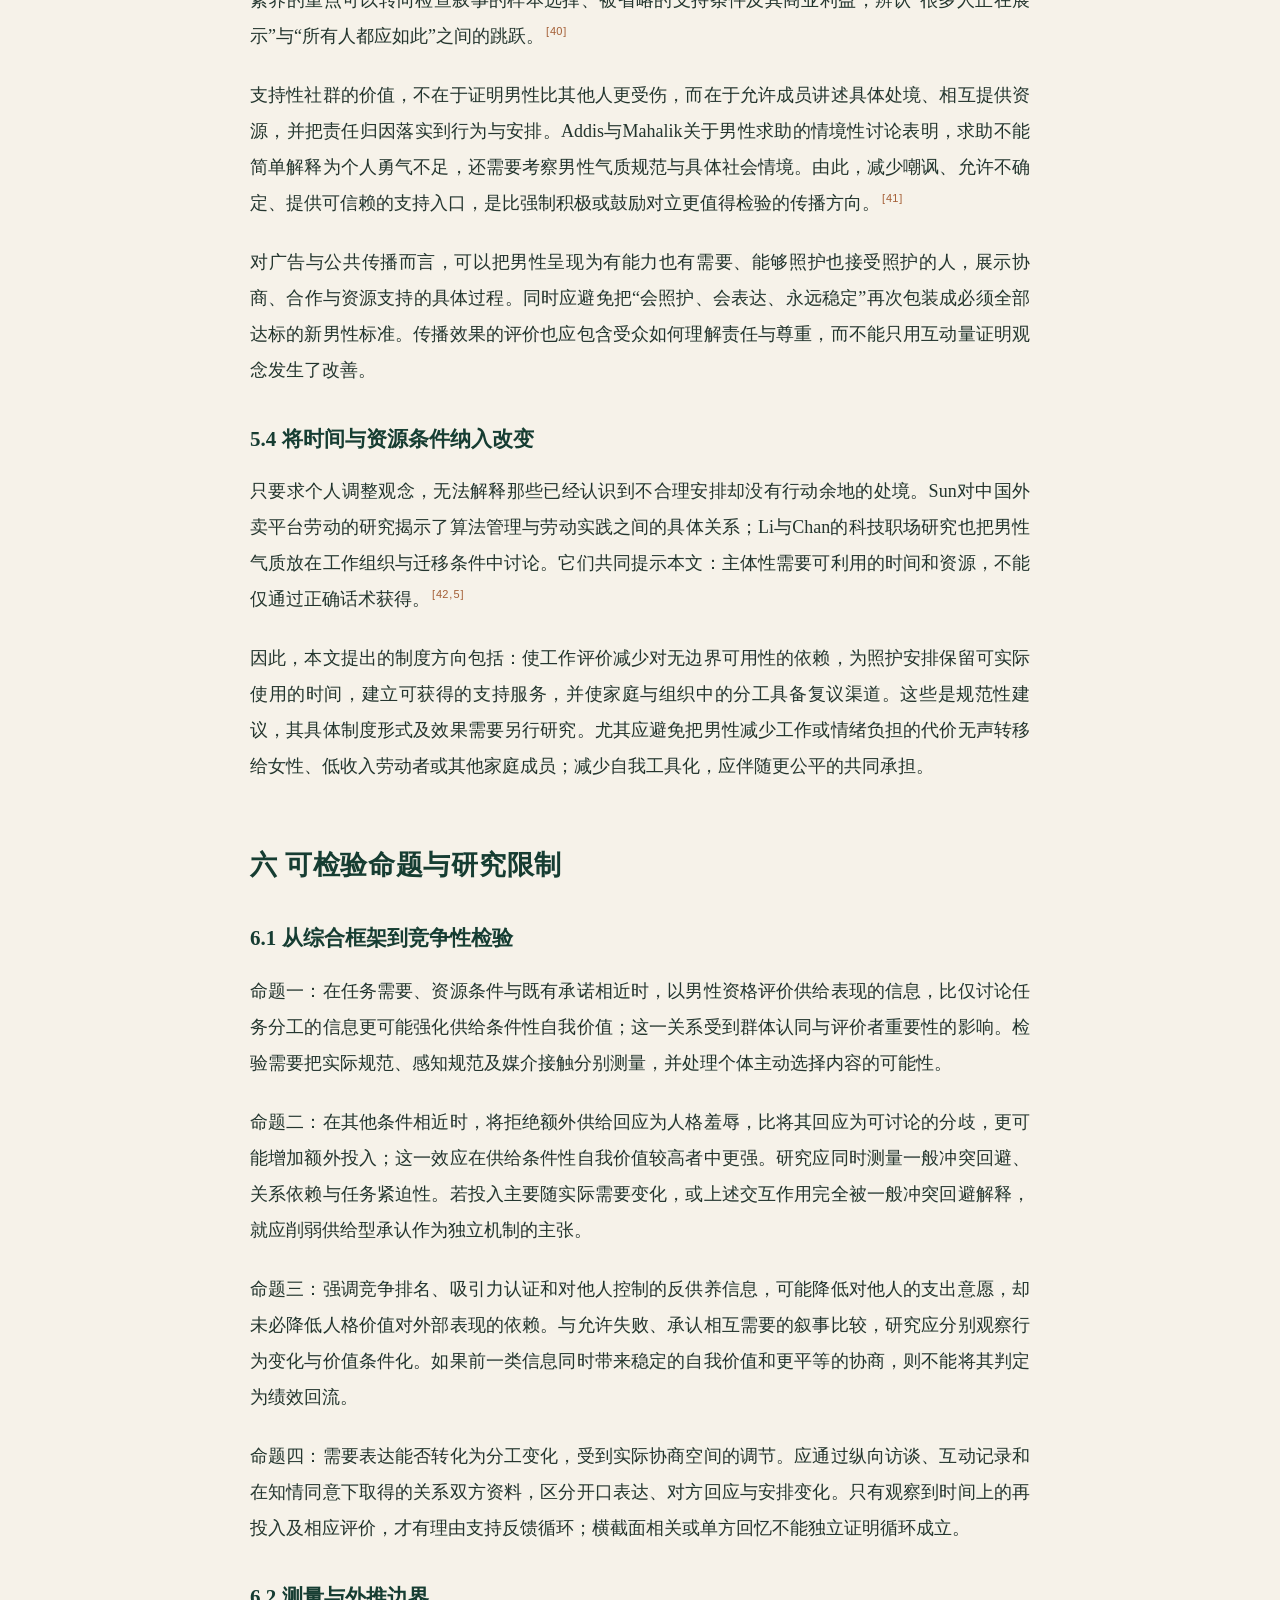
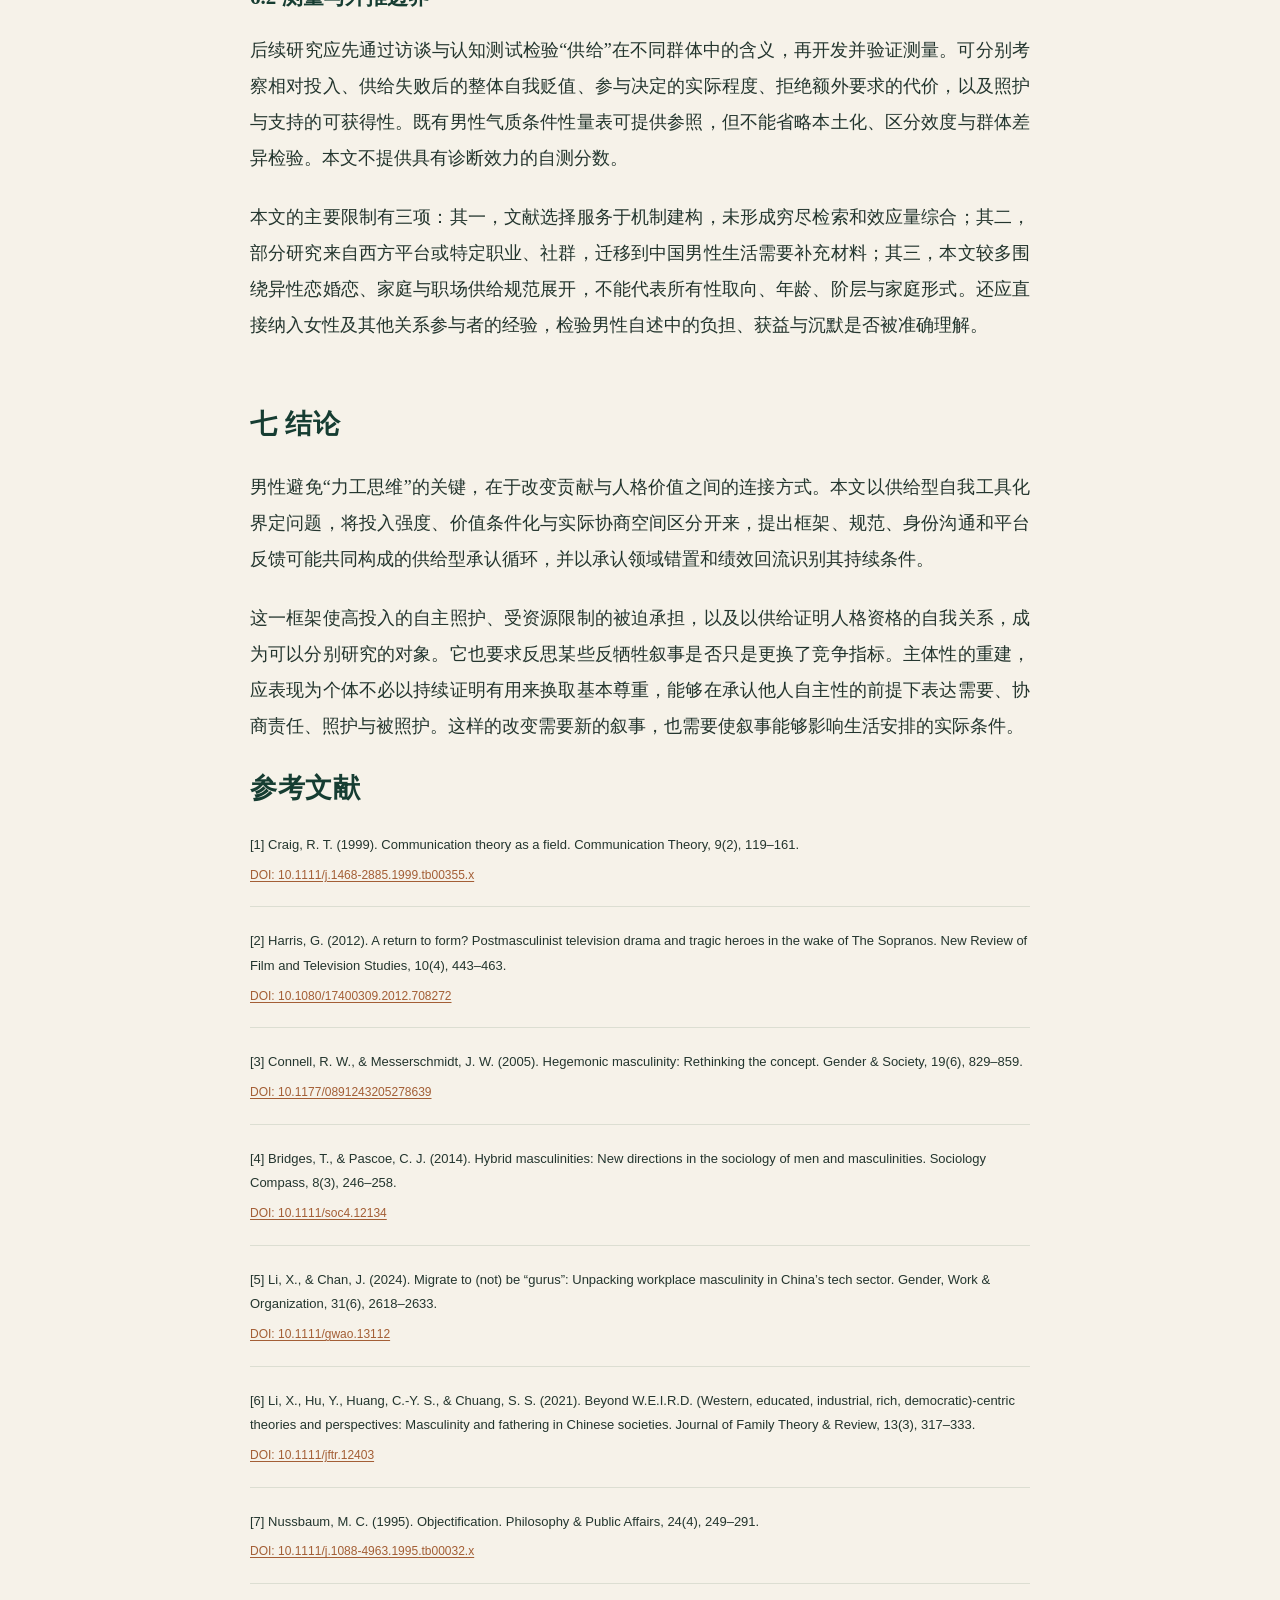
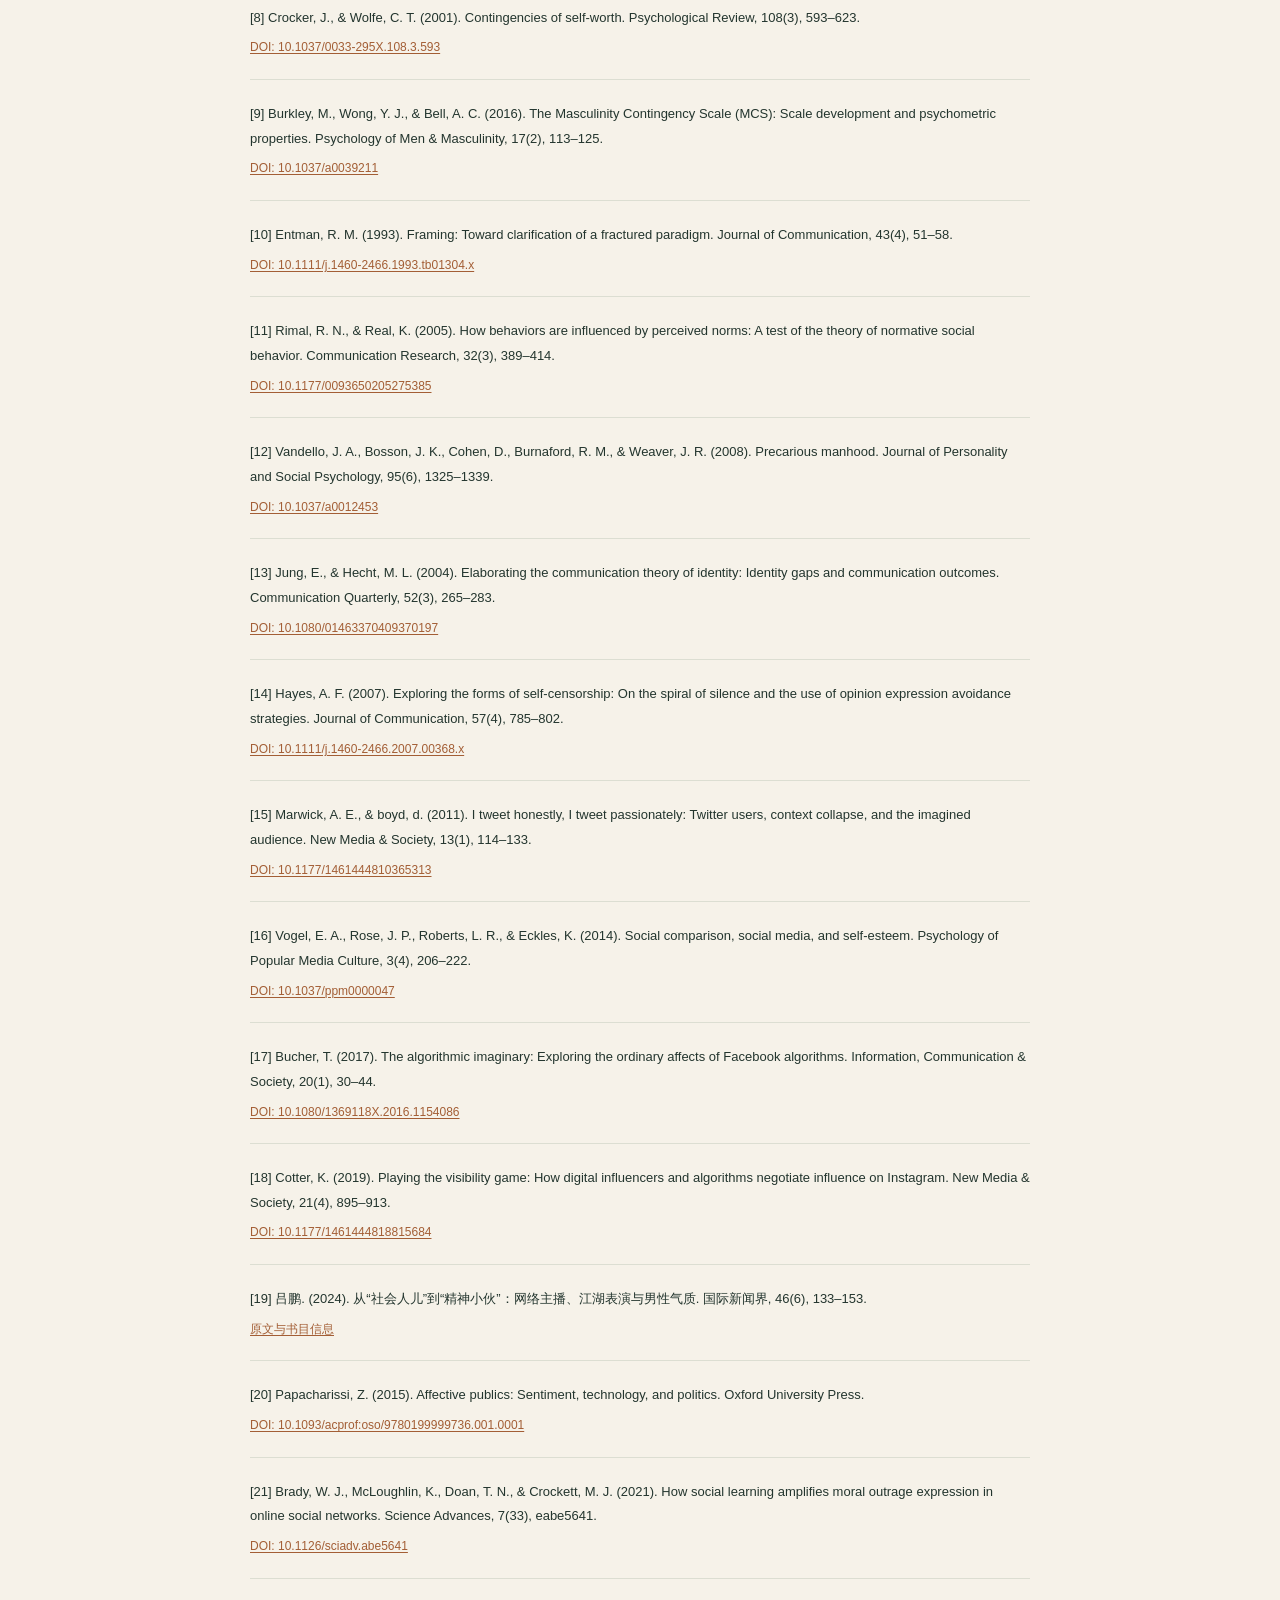
<file: paper.html>
<!doctype html>
<html lang="zh-CN">
<head>
  <meta charset="utf-8">
  <meta name="viewport" content="width=device-width, initial-scale=1">
  <meta name="theme-color" content="#163d32">
  <meta name="description" content="完整学术论文：后男性主义语境下男性自我工具化的传播机制与主体性重建。包含供给型承认循环机制图、传播理论表与42项中英文参考文献。">
  <title>后男性主义语境下男性自我工具化的传播机制与主体性重建 · 论文原文</title>
  <link rel="icon" href="assets/favicon.svg" type="image/svg+xml">
  <link rel="stylesheet" href="assets/paper.css">
</head>
<body>
  <a class="skip-link" href="#paper-title">跳到论文正文</a>
  <header class="site-bar">
    <div class="site-bar-inner">
      <div class="edition">论文原文<span>42 项参考文献</span></div>
      <nav class="site-actions" aria-label="页面导航">
        <a href="index.html">返回通俗版</a>
        <a class="download" href="docs/original-paper.docx" download>下载 Word</a>
      </nav>
    </div>
  </header>
  <div class="reading-shell">
    <details class="toc">
      <summary>查看章节目录</summary>
      <nav aria-label="论文章节目录"><ol>
<li><a href="#section-1">摘要</a></li>
<li><a href="#section-2">一 问题的提出与研究路径</a></li>
<li><a href="#section-3">二 概念界定与文献基础</a></li>
<li class="subsection"><a href="#subsection-1">2.1 后男性主义作为问题情境</a></li>
<li class="subsection"><a href="#subsection-2">2.2 从网络标签到供给型自我工具化</a></li>
<li class="subsection"><a href="#subsection-3">2.3 三个维度及其分析位置</a></li>
<li><a href="#section-4">三 供给型承认循环的传播机制</a></li>
<li class="subsection"><a href="#subsection-4">3.1 框架与规范如何规定合格男性</a></li>
<li class="subsection"><a href="#subsection-5">3.2 身份落差与表达回避</a></li>
<li class="subsection"><a href="#subsection-6">3.3 平台可见性与被想象的标准</a></li>
<li class="subsection"><a href="#subsection-7">3.4 情感公众与受伤经验的组织</a></li>
<li class="subsection"><a href="#subsection-8">3.5 循环的构成与中断条件</a></li>
<li><a href="#section-5">四 理论推进与原创性边界</a></li>
<li class="subsection"><a href="#subsection-9">4.1 承认领域错置</a></li>
<li class="subsection"><a href="#subsection-10">4.2 反力工的绩效回流</a></li>
<li class="subsection"><a href="#subsection-11">4.3 机制具有跨性别可能性但不抹除差异</a></li>
<li><a href="#section-6">五 男性主体性的重建路径</a></li>
<li class="subsection"><a href="#subsection-12">5.1 从供给资格转向关系性自主</a></li>
<li class="subsection"><a href="#subsection-13">5.2 使需要能够表达也能够改变安排</a></li>
<li class="subsection"><a href="#subsection-14">5.3 改善传播环境与支持关系</a></li>
<li class="subsection"><a href="#subsection-15">5.4 将时间与资源条件纳入改变</a></li>
<li><a href="#section-7">六 可检验命题与研究限制</a></li>
<li class="subsection"><a href="#subsection-16">6.1 从综合框架到竞争性检验</a></li>
<li class="subsection"><a href="#subsection-17">6.2 测量与外推边界</a></li>
<li><a href="#section-8">七 结论</a></li>
<li><a href="#references">参考文献</a></li>
      </ol></nav>
    </details>
    <main id="paper">
      <article id="paper-text" aria-labelledby="paper-title">
<header class="paper-header">
<h1 class="source-text " id="paper-title">后男性主义语境下男性自我工具化的传播机制与主体性重建</h1>
<p class="source-text subtitle">以力工思维为分析入口</p>
</header>
<h2 class="source-text " id="section-1">摘要</h2>
<p class="source-text body-paragraph">男性如何摆脱以持续供给证明自身价值的生活逻辑，是性别规范变迁与平台传播交织而成的问题。本文将“后男性主义”视为传统供养规范受到质疑、而责任分配与承认方式仍存在张力的一类问题情境，将网络用语“力工思维”转化为“供给型自我工具化”这一分析概念。通过整合传播学、男性气质研究、条件性自我价值与承认理论，本文提出“供给型承认循环”：供给规范经过框架化和社会比较进入自我评价，个体因预期否定而回避需要表达，以追加投入替代协商；在特定互动条件下，持续供给又可能被自然化，强化人格价值对供给表现的依附。本文进一步区分投入强度、价值条件化与实际协商空间，提出“承认领域错置”及“反力工的绩效回流”两个解释性命题。男性主体性的重建，应体现为基本尊重不以贡献排名为条件、责任能够共同协商、照护与被照护均获承认，并由时间、资源和组织安排支持。本文是一项理论建构，其机制及干预效果仍需经验检验。</p>
<p class="source-text keywords">关键词：男性气质；自我工具化；框架理论；身份沟通；情感公众；承认；关系性自主</p>
<h2 class="source-text " id="section-2">一 问题的提出与研究路径</h2>
<p class="source-text body-paragraph">围绕男性付出、婚恋成本与人生选择的讨论，容易落入两种相互替换的解释：一种把持续牺牲视为男性成熟的证明，另一种把减少投入、提高自身“价值”视为摆脱困境的主要路径。本文关心的并非哪种生活方式更划算，而是两种解释是否共享了一个较少被检视的前提：一个男性必须交付某种可被评价的成果，才有资格获得尊重、归属和表达需要的空间。</p>
<p class="source-text body-paragraph">“力工思维”可以使这种经验获得名称，但它也可能把复杂的处境简化为某些人的认知缺陷。若男性因工作安排、抚养责任或缺少资源而无法减少付出，将其归为“不够清醒”，会把结构性限制重新推回个人。若把所有照护与共同承担视为亏损，又会使反思转化为对责任的回避。因而，研究需要同时回答三个问题：供给如何被转译为人格评价？人为何会用进一步付出替代协商？反对牺牲的话语，何时仍在延续绩效化的自我关系？</p>
<p class="source-text body-paragraph">传播学能够把这些问题连接起来。它既研究媒介如何选择、突出和组织意义，也研究身份如何在交往中形成，以及哪些人的经验能够进入共同决策。Craig将传播理论视为围绕交往实践展开对话的领域，这为本文跨越媒介、互动与制度层次提供了方法上的启发。不同理论在此承担不同任务，不被视为可以不经转换便拼接成同一因果模型的同质变量。<sup class="citation-group">[<a href="#ref-1" aria-label="参考文献 1">1</a>]</sup></p>
<p class="source-text body-paragraph">本文采用问题导向的整合性文献综述与理论建构，检索范围截至2026年10月9日，围绕男性气质、条件性自我价值、身份沟通、框架、情感公众、算法可见性及中国男性网络社群等主题开展中英文关联检索。纳入能够支持概念界定、机制分析或提供反例的学术研究，优先核对期刊与出版社记录、作者公开稿及大学机构库。可得全文用于分析具体论证与方法；仅有摘要或书章介绍的文献只用于其明确支持的主张。本研究不属于穷尽式系统综述，不以所选平台帖子代表男性总体，也不把后文的命题写成已经获得数据验证的结论。</p>
<h2 class="source-text " id="section-3">二 概念界定与文献基础</h2>
<h3 class="source-text " id="subsection-1">2.1 后男性主义作为问题情境</h3>
<p class="source-text body-paragraph">“后男性主义”并非一个可以直接套用于当代中国的公认历史分期。Harris在电视研究中使用postmasculinist，考察男性中心叙事对性别秩序变化的复杂回应；这一用法并不意味着父权关系已经终结。本文借用该词指向一类矛盾情境：男性作为供养者、竞争者和问题解决者的规范受到质疑，同时，与之相关的责任分配、评价方式和资源条件未必同步改变。这里的“后”表达的是对既有规范的反思性关系，而非已经完成的社会转型。<sup class="citation-group">[<a href="#ref-2" aria-label="参考文献 2">2</a>]</sup></p>
<p class="source-text body-paragraph">男性气质研究也不支持把“男性”视为利益、经历与行为一致的群体。Connell与Messerschmidt强调男性气质的关系性、历史性及其内部等级，支配性的男性气质不等于大多数男性在统计意义上的实际样貌。Bridges与Pascoe对混合男性气质的讨论进一步提示，柔和、平等或反传统的外观，也可能与旧有权力关系并存。<sup class="citation-group">[<a href="#ref-3" aria-label="参考文献 3">3</a>,<a href="#ref-4" aria-label="参考文献 4">4</a>]</sup></p>
<p class="source-text body-paragraph">中国语境中的职场研究提供了更具体的切口。Li与Chan通过田野观察及对60名男性科技工作者的访谈，讨论职业成功、工作优先、迁移与男性气质的关系。这说明供给压力不能只在亲密关系内部寻找解释，但该研究也不能用于推定全体中国男性的处境。Li等关于中国社会男性气质与父职的理论讨论，则提醒研究者关注代际关系、社会变迁和地方文化，避免直接移植西方个体主义的自主模型。<sup class="citation-group">[<a href="#ref-5" aria-label="参考文献 5">5</a>,<a href="#ref-6" aria-label="参考文献 6">6</a>]</sup></p>
<h3 class="source-text " id="subsection-2">2.2 从网络标签到供给型自我工具化</h3>
<p class="source-text body-paragraph">本文不为“力工思维”设定未经核实的网络起源，也不把“力工”当作对体力劳动者的学术分类。体力劳动、节俭、认真履职、长期照护与供给型自我工具化之间，不存在直接等号。本文的工作定义是：个体把自身值得尊重与被接纳的资格，主要系于自己能否持续提供经济资源、劳动、问题解决或情绪支持，并倾向于通过追加投入而非协商来回应关系中的不确定性。</p>
<p class="source-text body-paragraph">这一界定包含三个不能混同的层面。第一，外部关系可能把人仅视为功能承担者。第二，个体可能内化这种评价，把“没有完成某项贡献”理解为“我这个人没有价值”。第三，个体可能知道自身值得尊重，却仍因现实约束承担过量工作。只有将这三者区分，才不会把被迫劳动、处境不利与认知内化一概称为“思维问题”。</p>
<p class="source-text body-paragraph">Nussbaum对客体化的分析区分了工具性、否认自主性与忽视主体经验等面向；据此，人与人相互有用本身不足以判定不正当的工具化。问题在于功能评价是否压倒了对人的自主与感受的承认。Crocker与Wolfe的条件性自我价值理论，则帮助解释特定领域中的成败如何进入整体自我评价。Burkley等关于男性气质条件性量表的研究表明，将自我价值系于男性气质的获得或丧失，可以作为专门的心理构念研究；但该量表并非“力工思维量表”，不能直接视为适用于中国情境的现成测量。<sup class="citation-group">[<a href="#ref-7" aria-label="参考文献 7">7</a>,<a href="#ref-8" aria-label="参考文献 8">8</a>,<a href="#ref-9" aria-label="参考文献 9">9</a>]</sup></p>
<h3 class="source-text " id="subsection-3">2.3 三个维度及其分析位置</h3>
<p class="source-text body-paragraph">本文将“投入强度”“价值条件化”“实际协商空间”作为彼此关联而不可相互替代的维度。投入强度描述行为，应相对于本人的时间、收入、健康与既有承诺理解；价值条件化描述评价机制，是供给型自我工具化的核心；实际协商空间描述关系和制度条件，包括表达能否影响安排、拒绝额外要求的代价，以及可利用的支持资源。</p>
<p class="source-text body-paragraph">一个为生病家人投入大量时间的人，可能保有稳定的自我价值，并获得其他家庭成员与社会支持。另一个投入很少的人，也可能始终按照外部排名评价自己与他人。因此，低投入不是自主性的充分条件，高投入也不是自我工具化的充分证据。对于暂时无法减少付出的人，主体性还可能体现为准确辨识限制、保留不同的自我叙述，以及在可行范围内逐步争取资源。这三个维度不宜简单相加为“谁更力工”的总分。</p>
<h2 class="source-text " id="section-4">三 供给型承认循环的传播机制</h2>
<h3 class="source-text " id="subsection-4">3.1 框架与规范如何规定合格男性</h3>
<p class="source-text body-paragraph">Entman的框架理论关注传播如何通过选择与显著化组织问题定义、原因解释、道德评价和处理建议。将其用于本文，可以识别一种“供给框架”：生活困难被定义为男性能力不足，关系冲突被归因于供给不足，道德评价围绕是否能够承担，处理办法则是进一步努力。供给框架不需要出现在同一条信息中，也可能通过家庭谈话、同伴评价、职业叙事和商业内容相互补充。这里的具体框架是本文的分析性构造，需要通过文本材料检验其分布。<sup class="citation-group">[<a href="#ref-10" aria-label="参考文献 10">10</a>]</sup></p>
<p class="source-text body-paragraph">规范性社会行为理论进一步区分“别人普遍怎样做”的描述性规范和“别人赞成我怎样做”的指令性规范，并讨论群体认同与结果预期的作用。看见若干高投入男性，与确信自己必须如此，属于不同判断。一个人可能误把高可见度的生活样本当作普遍事实，再把“似乎多数人如此”转化为“我不这样就不合格”。Rimal与Real的原研究针对饮酒相关意向，本文对男性供给的应用是待检验的理论迁移。<sup class="citation-group">[<a href="#ref-11" aria-label="参考文献 11">11</a>]</sup></p>
<p class="source-text body-paragraph">Vandello等提出的“脆弱的男性身份”研究强调，男性身份在特定社会认知中被理解为需要获得并可能丧失的地位。这为解释规范何以具有威胁性提供了线索：拒绝一项额外要求，可能被理解为让“够不够男人”接受重新审查。但并非所有男性、所有社群都采用同一种资格标准；规范的效力取决于评价者的重要性、个体的认同程度以及实际制裁。<sup class="citation-group">[<a href="#ref-12" aria-label="参考文献 12">12</a>]</sup></p>
<h3 class="source-text " id="subsection-5">3.2 身份落差与表达回避</h3>
<p class="source-text body-paragraph">身份沟通理论把身份理解为个人理解、表达实践、关系定位和群体意义相互作用的过程。Jung与Hecht对身份落差及沟通结果的研究，为分析“我需要支持，却持续表现为不需要支持的人”提供了概念。这样的落差未必意味着虚伪，也可能来自谨慎、保护关系或对惩罚的预期。本文关心的是，当这种落差长期不能进入协商，个人经验如何逐渐从共同理解中消失。<sup class="citation-group">[<a href="#ref-13" aria-label="参考文献 13">13</a>]</sup></p>
<p class="source-text body-paragraph">Hayes对自我审查的研究表明，表达回避可以采取装作无所谓、表现模糊或转移话题等形式，而不限于完全不发言。这有助于提出一种互动假设：当男性预期需要表达会招致羞辱时，可能用“没事”“我来处理”结束讨论；他人又可能把这种表达理解为安排可继续，由此低估其负担。原研究讨论意见气候，不能据此把亲密关系中的每一次沉默命名为“沉默螺旋”；沉默也可能是自主选择，甚至是降低冲突的策略。<sup class="citation-group">[<a href="#ref-14" aria-label="参考文献 14">14</a>]</sup></p>
<p class="source-text body-paragraph">这里存在一个可研究的反馈环节：持续行动代替了对行动条件的说明，未被说出的代价又难以成为重新分配的依据。责任是如何形成的、什么条件下需要调整，逐渐被“他一直如此”遮蔽。这一过程不要求关系中的另一方有意识地谋取利益；家庭成员、同事、朋友与个体本人都可能参与维持默认安排。不过，默认安排也可能因对方主动询问、实际支持或制度调整而中断，不能把互动中的所有结果都解释为循环加强。</p>
<h3 class="source-text " id="subsection-6">3.3 平台可见性与被想象的标准</h3>
<p class="source-text body-paragraph">Marwick与boyd关于想象受众及语境坍塌的研究说明，社交媒体可能把原本分属不同交往场景的观众聚到同一表达空间。应用于男性身份，展示疲惫或需求可能同时被亲友、同事和陌生人阅读，表达者因而需要预想不止一种评价。Vogel等关于社交比较与自尊的研究则提供了另一个线索：经过选择的上行比较样本可能影响即时自我评价。但其美国大学生样本与中国男性供给问题之间仍有距离，不能直接推出某类短视频必然降低男性自尊。<sup class="citation-group">[<a href="#ref-15" aria-label="参考文献 15">15</a>,<a href="#ref-16" aria-label="参考文献 16">16</a>]</sup></p>
<p class="source-text body-paragraph">Bucher的“算法想象”与Cotter的“可见性游戏”提示，人们会根据自己对推荐和流量规则的理解调整表达，算法并非单方面决定一切。由此，本文提出：若供给成就、受伤经历或性别冲突被认为更容易获得互动，内容生产者可能增加这类叙事；普通用户又可能将其高可见度理解为现实中的高普遍性。这里至少需要区分实际排序机制、创作者的规则想象与受众的规范判断，不能仅凭热帖存在就断言平台有意制造某种性别意识。<sup class="citation-group">[<a href="#ref-17" aria-label="参考文献 17">17</a>,<a href="#ref-18" aria-label="参考文献 18">18</a>]</sup></p>
<p class="source-text body-paragraph">平台研究也应落到具体文化中。吕鹏关于网络主播、江湖表演与男性气质的研究，使我们能够讨论男性形象如何在表演实践及其商业、平台与社会条件中生成，而不把西方平台理论当作充分解释。不同平台、社群和时期可能奖励不同形象，包括可靠供养者、成功竞争者或不受情感牵制者；它们是否共存、相互替代或受到挑战，应由材料回答。<sup class="citation-group">[<a href="#ref-19" aria-label="参考文献 19">19</a>]</sup></p>
<h3 class="source-text " id="subsection-7">3.4 情感公众与受伤经验的组织</h3>
<p class="source-text body-paragraph">Papacharissi的情感公众理论把情感看作组织公众联结与事件意义的力量。对本文而言，它能够解释个人的委屈如何经由叙事、回应与转发形成“我们有相似处境”的共同感，而非简单把情绪视为妨碍理性的噪声。Brady等的研究发现，社会反馈与网络表达规范会影响后续的道德愤怒表达；该证据针对表达行为，不能等同于证明用户内在愤怒必然增长，更不能自动转换为中国性别社群的因果结论。<sup class="citation-group">[<a href="#ref-20" aria-label="参考文献 20">20</a>,<a href="#ref-21" aria-label="参考文献 21">21</a>]</sup></p>
<p class="source-text body-paragraph">中国相关研究为这种理论迁移提供了有边界的经验参照。Sun与Dai分析81个经过目的性选择的虎扑讨论线程，考察男性气质及性别等级的再生产；Liu与Huang对特定网络禁欲社群的研究，则讨论身体、自律与理想男性身份之间的联结。这些研究说明，男性社群中的“自我改善”可能同时受到规范和同伴评价的组织，但不能代表全部平台用户，更不能证明所有自律行为都具有压迫性。<sup class="citation-group">[<a href="#ref-22" aria-label="参考文献 22">22</a>,<a href="#ref-23" aria-label="参考文献 23">23</a>]</sup></p>
<p class="source-text body-paragraph">Wu与Zhang已经研究了不稳定处境中男性受害叙事与厌女情感的关联；Huang与Holliday进一步分析反婚话语与经济不安全感、种族化怨恨之间的关系。因此，“经济压力会被转化为性别怨恨”并非本文新发现。本文接续的问题是：即使反对旧有供养义务，个体是否仍把自己和他人置于可比较、可置换的价值等级中？受伤经验可以产生相互支持，也可能被组织为寻找替罪对象的动员；不能依据情感联结本身推定其政治方向。<sup class="citation-group">[<a href="#ref-24" aria-label="参考文献 24">24</a>,<a href="#ref-25" aria-label="参考文献 25">25</a>]</sup></p>
<h3 class="source-text " id="subsection-8">3.5 循环的构成与中断条件</h3>
<p class="source-text body-paragraph">综合上述文献，本文提出“供给型承认循环”作为一种可能的动态机制：供给规范获得显著性，个体把供给成败纳入人格评价，因担心否定而回避需要表达，以追加投入维持关系中的可靠形象；若互动只奖励持续供给而不回应其代价，默认安排便可能强化，下一轮供给又成为维持自我价值的办法。图1中的连接均为本文的解释性命题，并非既有研究已经共同证实的完整链条。</p>
<p class="source-text body-paragraph">循环只在特定条件下成立。短期肯定只有被解释为“因为我继续供给，我才有价值”时，才可能强化价值依附；批评也可能激发拒绝、重新评价或离开，而非一定增加投入。稳定的人格尊重、对实际需求的回应、可使用的支持资源，以及对不合理追加要求的协商，都可能使循环中断。反向路径同样需要检验：具有较高条件性自我价值的人，也可能主动寻找供给叙事，因而不能仅凭接触内容与投入行为相关，就推断媒介造成了这一机制。</p>
<figure class="paper-figure">
<img src="assets/recognition-cycle.png" alt="供给型承认循环假设图：供给框架与感知规范进入价值条件化，后者经预期否定、表达回避和追加供给，与默认安排和条件性认可形成可能的反馈。虚线表示待检验路径。" width="1381" height="650" loading="lazy" decoding="async">
<figcaption>
<p class="source-text figure-title">图1 供给型承认循环的假设结构</p>
<p class="source-text figure-note">注：作者构建。虚线箭头表示待检验命题；平台作用及资源条件并非已经识别的因果效应。</p>
</figcaption></figure>
<figure class="theory-table">
<figcaption class="source-text table-caption" id="theory-table-caption">表1 传播理论的分工及适用边界</figcaption>
<div class="table-scroll" role="region" aria-labelledby="theory-table-caption" tabindex="0"><table>
<thead><tr>
<th class="source-text " scope="col">理论视角</th>
<th class="source-text " scope="col">本文中的分析任务</th>
<th class="source-text " scope="col">适用边界</th>
</tr></thead><tbody>
<tr>
<td class="source-text ">框架与规范</td>
<td class="source-text ">解释供给标准如何显著化，并进入合格男性判断</td>
<td class="source-text ">区分描述性与指令性规范；内容不等于实际接受</td>
</tr>
<tr>
<td class="source-text ">身份沟通与表达回避</td>
<td class="source-text ">分析自我理解、表达实践和关系定位的落差</td>
<td class="source-text ">身份落差不等于虚伪；沉默未必源于恐惧</td>
</tr>
<tr>
<td class="source-text ">语境坍塌与社会比较</td>
<td class="source-text ">分析多重受众及精选样本带来的评价压力</td>
<td class="source-text ">原研究样本不能直接代表中国男性</td>
</tr>
<tr>
<td class="source-text ">算法想象与可见性</td>
<td class="source-text ">分析规则理解、表达策略及高可见度的形成</td>
<td class="source-text ">区分真实排序、用户想象与感知规范</td>
</tr>
<tr>
<td class="source-text ">情感公众与社会学习</td>
<td class="source-text ">解释共同感及表达反馈如何组织网络联结</td>
<td class="source-text ">表达不等于内在情绪；联结不保证行动成效</td>
</tr>
<tr>
<td class="source-text ">关系辩证与隐私管理</td>
<td class="source-text ">检视不同需要的表达位置及信息披露规则</td>
<td class="source-text ">不存在固定最佳平衡；隐私边界不是一切边界</td>
</tr>
<tr>
<td class="source-text ">发声与承认</td>
<td class="source-text ">区分叙述机会、理由受到重视及参与资格</td>
<td class="source-text ">基本尊重不保证特定对象的爱情或关系持续</td>
</tr>
</tbody></table></div>
<p class="source-text table-note">注：作者依据正文所引文献整理。各视角承担不同解释任务，不构成已经验证的统一因果模型。</p>
</figure>
<h2 class="source-text " id="section-5">四 理论推进与原创性边界</h2>
<h3 class="source-text " id="subsection-9">4.1 承认领域错置</h3>
<p class="source-text body-paragraph">本文提出的第一个理论命题是“承认领域错置”：对某项贡献是否充分的评价，被扩张为对一个人免受羞辱、表达需要及参与相关事务协商之资格的否定。Honneth对关爱、权利和社会尊重的区分，为辨识这种扩张提供了基础；Fraser则提醒我们，把承认局限为个体获得积极评价，可能遮蔽分配问题及制度化的地位不平等。<sup class="citation-group">[<a href="#ref-26" aria-label="参考文献 26">26</a>,<a href="#ref-27" aria-label="参考文献 27">27</a>]</sup></p>
<p class="source-text body-paragraph">例如，“这个月没有履行已同意的经济责任”可以构成具体的履责批评；“因为你收入低，所以你没有资格疲惫或讨论分工”则把贡献判断升级为资格剥夺。本文不主张所有关系都应无条件持续，也不认为批评某项行为等于否定人格。需要区分基本尊重、履责评价和亲密意愿：贡献可以参与公平分工与信任形成，却不能兑换他人的爱情、性同意或关系持续。关系结束同样不能证明一方失去了作为人的价值。</p>
<p class="source-text body-paragraph">这一命题的传播学意义，在于研究评价如何通过语言发生跨领域迁移。“我不同意这项安排”何时被重述为“你不配承担这个身份”？“我需要休息”何时被改写为“你不够负责”？这些转换是可以在交往材料中定位的。相应地，主体性不宜仅用自我感觉良好衡量，还应观察个体的解释是否被当作值得回应的理由。Couldry对voice作为叙述自身生活的过程、以及让这种叙述真正受到重视的价值条件之区分，使“发声”与“说了以后有作用”之间的差异成为理论问题。<sup class="citation-group">[<a href="#ref-28" aria-label="参考文献 28">28</a>]</sup></p>
<h3 class="source-text " id="subsection-10">4.2 反力工的绩效回流</h3>
<p class="source-text body-paragraph">第二个命题是“反力工的绩效回流”：个体放弃原有的供养指标，却继续按照竞争排名与外部认证决定自身价值，把经济牺牲转化为吸引力、情绪控制或人生成功的持续考核。这里的回流指条件性人格评价的延续，并不意味着供给对象、行为形式与原有机制全部保持不变。Illouz对情感资本主义的分析，为审视经济评价与亲密关系如何交织提供了参照；混合男性气质及中国男性网络社群研究则提醒我们，反传统表达未必改变了性别等级。<sup class="citation-group">[<a href="#ref-29" aria-label="参考文献 29">29</a>,<a href="#ref-4" aria-label="参考文献 4">4</a>,<a href="#ref-22" aria-label="参考文献 22">22</a>]</sup></p>
<p class="source-text body-paragraph">本文并不把赚钱、健身、学习或提高表达能力本身视为问题。绩效回流成立，需要两个条件同时出现：评价指标发生替换，而供给或排名失败仍被解释为整体人格贬值。相反，一个人可以努力提升能力，同时接受失败、保有多种价值来源，并承认他人的平等协商资格；这构成该命题的反例。理论的辨别对象是评价结构，不是某项个人成长行为。</p>
<p class="source-text body-paragraph">由此还可以提出“二次贬损”的研究问题：一个人是否先因供养不足被指为不合格，又因长期承担责任被反供养话语讥讽为愚笨？后一种评价虽然更换了立场，却可能继续要求困境中的人证明自己足够聪明、成功，才值得受到尊重。这是本文待检验的命题，不是对所有“反力工”表达的事实判决。它要求研究者反思自身使用的网络标签，避免在批判工具化时再给劳动者建立一套优劣排名。</p>
<h3 class="source-text " id="subsection-11">4.3 机制具有跨性别可能性但不抹除差异</h3>
<p class="source-text body-paragraph">价值被系于外部绩效并非男性独有。Duffy与Hund对女性时尚博主及自我品牌化的研究，展示了另一种把个人生活组织成可展示成就的逻辑。本文认为，男性问题的特殊性不在于男性具有一种独占的心理缺陷，而在于供养规范、男性资格审查与具体资源关系的组合。由此，男性可能在某些性别安排中拥有优势，同时在其他制度与互动场景中遭受损耗，两者需要分别说明。<sup class="citation-group">[<a href="#ref-30" aria-label="参考文献 30">30</a>,<a href="#ref-3" aria-label="参考文献 3">3</a>]</sup></p>
<p class="source-text body-paragraph">本文的原创性因此受到明确限定：条件性自我价值、男性气质危机、承认与平台情感化均已有丰富研究；本文新增的是把“贡献评价如何侵入协商资格”作为中介问题，并以三维区分辨识传统供养与反供养话语可能共享的评价结构。这是一种综合解释及可检验的理论推进，不能据此宣称首次发现男性自我工具化。</p>
<h2 class="source-text " id="section-6">五 男性主体性的重建路径</h2>
<h3 class="source-text " id="subsection-12">5.1 从供给资格转向关系性自主</h3>
<p class="source-text body-paragraph">避免供给型自我工具化，首先需要承认关系中的自主性：一个人可以作出承诺、依赖他人并承担长期照护，同时保有表达需要和参与调整的资格。Elliott等对男性自主性与关系性的研究，以及Elliott对关怀男性气质的论述，为理解这种并存提供了依据。关怀男性气质强调拒绝支配、重视积极情感、相互依赖与关系性，不能被缩减为要求男性承担更多无上限的照料。<sup class="citation-group">[<a href="#ref-31" aria-label="参考文献 31">31</a>,<a href="#ref-32" aria-label="参考文献 32">32</a>]</sup></p>
<p class="source-text body-paragraph">实践上的关键，是把“我愿意承担什么”“当前任务确实需要什么”“我已经承诺什么”“还有谁能够提供支持”区分开来。基本尊重不应等待绩效达标，既有责任也不能因为自我反思而自行消失。拒绝不合理的追加要求、讨论能力边界与拒绝作出新的承诺，属于不同于任意抛弃责任的行动。平等同样要求男性承认伴侣、家人和同事的自主性，以及自己可能享有而此前忽视的照护与劳动。</p>
<p class="source-text body-paragraph">互惠在这里意味着负担与权利受到共同关切，不要求每一笔付出立即换回等量利益。Clark与Mills区分交换关系与共同体关系，后者重视对需要的回应，有助于说明疾病、育儿及长期照护中的不对称何以仍有伦理意义。儿童和失能者不能提供对等回报，并不取消照护的价值；真正需要讨论的是社会与其他有能力者如何支持照护者。Elliott与Roberts通过英国蓝领男性的两则生命史分析照护经验，也提醒我们，关怀与反思不专属于某种教育或职业阶层。<sup class="citation-group">[<a href="#ref-33" aria-label="参考文献 33">33</a>,<a href="#ref-34" aria-label="参考文献 34">34</a>]</sup></p>
<h3 class="source-text " id="subsection-13">5.2 使需要能够表达也能够改变安排</h3>
<p class="source-text body-paragraph">Baxter的关系辩证理论把亲密关系理解为多种话语持续竞争和生成意义的过程。由此，问题不只是为“独立”与“亲密”寻找固定比例，而是“责任”话语是否垄断了正当性，使“疲惫”“不同意”“我也需要支持”等声音无法获得位置。有效的协商应让不同需要进入讨论，并将任务、期限、资源和调整条件具体化。<sup class="citation-group">[<a href="#ref-35" aria-label="参考文献 35">35</a>]</sup></p>
<p class="source-text body-paragraph">以共同支出为例，本文建议讨论总额、各方能力、已有承诺和变化后的复议条件；以照护为例，则应讨论任务分配、休息、替代安排及支持来源。它们是从理论推出的实践建议，尚不构成经过验证的干预方案。评价协商效果，也不应只看当事人是否更敢说话，还要看理由是否受到认真回应、能否参与决定，以及拒绝额外要求是否引发人格羞辱或不相称的惩罚。参与程序的平等性与安排改变的程度需要分别考察；经过充分协商而暂时维持原分工，也可能体现自主选择。</p>
<p class="source-text body-paragraph">表达也需要隐私边界。Petronio的传播隐私管理理论讨论私人信息的披露、共同持有和规则协调，能够提醒我们：一个人可以选择向谁、在何时、以什么程度表达脆弱。它不是涵盖所有经济与责任边界的通用理论。强迫男性向任何人公开全部情绪，同样可能把“善于表达”变成新的表演任务。<sup class="citation-group">[<a href="#ref-36" aria-label="参考文献 36">36</a>]</sup></p>
<p class="source-text body-paragraph">Hochschild的情绪工作与情感规则研究，则使我们看见对感受本身的要求；其The Managed Heart中的情绪劳动概念尤其关注情绪管理进入有报酬的职业与组织要求。本文据此把私人关系中压抑委屈、调节自身感受首先称为“情绪工作”，避免把金钱供给、家务、照护和一切疲惫都泛化为同一概念。吕鹏关于线上情感劳动与情动劳动的研究进一步表明，平台化的情感实践需要结合具体生产关系与互动情境分析。<sup class="citation-group">[<a href="#ref-37" aria-label="参考文献 37">37</a>,<a href="#ref-38" aria-label="参考文献 38">38</a>,<a href="#ref-39" aria-label="参考文献 39">39</a>]</sup></p>
<h3 class="source-text " id="subsection-14">5.3 改善传播环境与支持关系</h3>
<p class="source-text body-paragraph">从传播层面看，扩大自主空间需要改变比较对象、解释资源及回应方式。Hall的编码与解码讨论为受众的协商性理解保留了位置：接触到某种成功男性叙事，不等于必须接受其中的评价标准。媒介素养的重点可以转向检查叙事的样本选择、被省略的支持条件及其商业利益，辨认“很多人正在展示”与“所有人都应如此”之间的跳跃。<sup class="citation-group">[<a href="#ref-40" aria-label="参考文献 40">40</a>]</sup></p>
<p class="source-text body-paragraph">支持性社群的价值，不在于证明男性比其他人更受伤，而在于允许成员讲述具体处境、相互提供资源，并把责任归因落实到行为与安排。Addis与Mahalik关于男性求助的情境性讨论表明，求助不能简单解释为个人勇气不足，还需要考察男性气质规范与具体社会情境。由此，减少嘲讽、允许不确定、提供可信赖的支持入口，是比强制积极或鼓励对立更值得检验的传播方向。<sup class="citation-group">[<a href="#ref-41" aria-label="参考文献 41">41</a>]</sup></p>
<p class="source-text body-paragraph">对广告与公共传播而言，可以把男性呈现为有能力也有需要、能够照护也接受照护的人，展示协商、合作与资源支持的具体过程。同时应避免把“会照护、会表达、永远稳定”再次包装成必须全部达标的新男性标准。传播效果的评价也应包含受众如何理解责任与尊重，而不能只用互动量证明观念发生了改善。</p>
<h3 class="source-text " id="subsection-15">5.4 将时间与资源条件纳入改变</h3>
<p class="source-text body-paragraph">只要求个人调整观念，无法解释那些已经认识到不合理安排却没有行动余地的处境。Sun对中国外卖平台劳动的研究揭示了算法管理与劳动实践之间的具体关系；Li与Chan的科技职场研究也把男性气质放在工作组织与迁移条件中讨论。它们共同提示本文：主体性需要可利用的时间和资源，不能仅通过正确话术获得。<sup class="citation-group">[<a href="#ref-42" aria-label="参考文献 42">42</a>,<a href="#ref-5" aria-label="参考文献 5">5</a>]</sup></p>
<p class="source-text body-paragraph">因此，本文提出的制度方向包括：使工作评价减少对无边界可用性的依赖，为照护安排保留可实际使用的时间，建立可获得的支持服务，并使家庭与组织中的分工具备复议渠道。这些是规范性建议，其具体制度形式及效果需要另行研究。尤其应避免把男性减少工作或情绪负担的代价无声转移给女性、低收入劳动者或其他家庭成员；减少自我工具化，应伴随更公平的共同承担。</p>
<h2 class="source-text " id="section-7">六 可检验命题与研究限制</h2>
<h3 class="source-text " id="subsection-16">6.1 从综合框架到竞争性检验</h3>
<p class="source-text body-paragraph">命题一：在任务需要、资源条件与既有承诺相近时，以男性资格评价供给表现的信息，比仅讨论任务分工的信息更可能强化供给条件性自我价值；这一关系受到群体认同与评价者重要性的影响。检验需要把实际规范、感知规范及媒介接触分别测量，并处理个体主动选择内容的可能性。</p>
<p class="source-text body-paragraph">命题二：在其他条件相近时，将拒绝额外供给回应为人格羞辱，比将其回应为可讨论的分歧，更可能增加额外投入；这一效应在供给条件性自我价值较高者中更强。研究应同时测量一般冲突回避、关系依赖与任务紧迫性。若投入主要随实际需要变化，或上述交互作用完全被一般冲突回避解释，就应削弱供给型承认作为独立机制的主张。</p>
<p class="source-text body-paragraph">命题三：强调竞争排名、吸引力认证和对他人控制的反供养信息，可能降低对他人的支出意愿，却未必降低人格价值对外部表现的依赖。与允许失败、承认相互需要的叙事比较，研究应分别观察行为变化与价值条件化。如果前一类信息同时带来稳定的自我价值和更平等的协商，则不能将其判定为绩效回流。</p>
<p class="source-text body-paragraph">命题四：需要表达能否转化为分工变化，受到实际协商空间的调节。应通过纵向访谈、互动记录和在知情同意下取得的关系双方资料，区分开口表达、对方回应与安排变化。只有观察到时间上的再投入及相应评价，才有理由支持反馈循环；横截面相关或单方回忆不能独立证明循环成立。</p>
<h3 class="source-text " id="subsection-17">6.2 测量与外推边界</h3>
<p class="source-text body-paragraph">后续研究应先通过访谈与认知测试检验“供给”在不同群体中的含义，再开发并验证测量。可分别考察相对投入、供给失败后的整体自我贬值、参与决定的实际程度、拒绝额外要求的代价，以及照护与支持的可获得性。既有男性气质条件性量表可提供参照，但不能省略本土化、区分效度与群体差异检验。本文不提供具有诊断效力的自测分数。</p>
<p class="source-text body-paragraph">本文的主要限制有三项：其一，文献选择服务于机制建构，未形成穷尽检索和效应量综合；其二，部分研究来自西方平台或特定职业、社群，迁移到中国男性生活需要补充材料；其三，本文较多围绕异性恋婚恋、家庭与职场供给规范展开，不能代表所有性取向、年龄、阶层与家庭形式。还应直接纳入女性及其他关系参与者的经验，检验男性自述中的负担、获益与沉默是否被准确理解。</p>
<h2 class="source-text " id="section-8">七 结论</h2>
<p class="source-text body-paragraph">男性避免“力工思维”的关键，在于改变贡献与人格价值之间的连接方式。本文以供给型自我工具化界定问题，将投入强度、价值条件化与实际协商空间区分开来，提出框架、规范、身份沟通和平台反馈可能共同构成的供给型承认循环，并以承认领域错置和绩效回流识别其持续条件。</p>
<p class="source-text body-paragraph">这一框架使高投入的自主照护、受资源限制的被迫承担，以及以供给证明人格资格的自我关系，成为可以分别研究的对象。它也要求反思某些反牺牲叙事是否只是更换了竞争指标。主体性的重建，应表现为个体不必以持续证明有用来换取基本尊重，能够在承认他人自主性的前提下表达需要、协商责任、照护与被照护。这样的改变需要新的叙事，也需要使叙事能够影响生活安排的实际条件。</p>
<section id="references" aria-labelledby="reference-title">
<h2 class="source-text " id="reference-title">参考文献</h2>
<ol class="reference-list">
<li id="ref-1" tabindex="-1">
<p class="source-text reference-citation">[1] Craig, R. T. (1999). Communication theory as a field. Communication Theory, 9(2), 119–161.</p>
<p class="source-text reference-link"><a href="https://doi.org/10.1111/j.1468-2885.1999.tb00355.x">DOI: 10.1111/j.1468-2885.1999.tb00355.x</a></p>
</li>
<li id="ref-2" tabindex="-1">
<p class="source-text reference-citation">[2] Harris, G. (2012). A return to form? Postmasculinist television drama and tragic heroes in the wake of The Sopranos. New Review of Film and Television Studies, 10(4), 443–463.</p>
<p class="source-text reference-link"><a href="https://doi.org/10.1080/17400309.2012.708272">DOI: 10.1080/17400309.2012.708272</a></p>
</li>
<li id="ref-3" tabindex="-1">
<p class="source-text reference-citation">[3] Connell, R. W., &amp; Messerschmidt, J. W. (2005). Hegemonic masculinity: Rethinking the concept. Gender &amp; Society, 19(6), 829–859.</p>
<p class="source-text reference-link"><a href="https://doi.org/10.1177/0891243205278639">DOI: 10.1177/0891243205278639</a></p>
</li>
<li id="ref-4" tabindex="-1">
<p class="source-text reference-citation">[4] Bridges, T., &amp; Pascoe, C. J. (2014). Hybrid masculinities: New directions in the sociology of men and masculinities. Sociology Compass, 8(3), 246–258.</p>
<p class="source-text reference-link"><a href="https://doi.org/10.1111/soc4.12134">DOI: 10.1111/soc4.12134</a></p>
</li>
<li id="ref-5" tabindex="-1">
<p class="source-text reference-citation">[5] Li, X., &amp; Chan, J. (2024). Migrate to (not) be “gurus”: Unpacking workplace masculinity in China’s tech sector. Gender, Work &amp; Organization, 31(6), 2618–2633.</p>
<p class="source-text reference-link"><a href="https://doi.org/10.1111/gwao.13112">DOI: 10.1111/gwao.13112</a></p>
</li>
<li id="ref-6" tabindex="-1">
<p class="source-text reference-citation">[6] Li, X., Hu, Y., Huang, C.-Y. S., &amp; Chuang, S. S. (2021). Beyond W.E.I.R.D. (Western, educated, industrial, rich, democratic)-centric theories and perspectives: Masculinity and fathering in Chinese societies. Journal of Family Theory &amp; Review, 13(3), 317–333.</p>
<p class="source-text reference-link"><a href="https://doi.org/10.1111/jftr.12403">DOI: 10.1111/jftr.12403</a></p>
</li>
<li id="ref-7" tabindex="-1">
<p class="source-text reference-citation">[7] Nussbaum, M. C. (1995). Objectification. Philosophy &amp; Public Affairs, 24(4), 249–291.</p>
<p class="source-text reference-link"><a href="https://doi.org/10.1111/j.1088-4963.1995.tb00032.x">DOI: 10.1111/j.1088-4963.1995.tb00032.x</a></p>
</li>
<li id="ref-8" tabindex="-1">
<p class="source-text reference-citation">[8] Crocker, J., &amp; Wolfe, C. T. (2001). Contingencies of self-worth. Psychological Review, 108(3), 593–623.</p>
<p class="source-text reference-link"><a href="https://doi.org/10.1037/0033-295X.108.3.593">DOI: 10.1037/0033-295X.108.3.593</a></p>
</li>
<li id="ref-9" tabindex="-1">
<p class="source-text reference-citation">[9] Burkley, M., Wong, Y. J., &amp; Bell, A. C. (2016). The Masculinity Contingency Scale (MCS): Scale development and psychometric properties. Psychology of Men &amp; Masculinity, 17(2), 113–125.</p>
<p class="source-text reference-link"><a href="https://doi.org/10.1037/a0039211">DOI: 10.1037/a0039211</a></p>
</li>
<li id="ref-10" tabindex="-1">
<p class="source-text reference-citation">[10] Entman, R. M. (1993). Framing: Toward clarification of a fractured paradigm. Journal of Communication, 43(4), 51–58.</p>
<p class="source-text reference-link"><a href="https://doi.org/10.1111/j.1460-2466.1993.tb01304.x">DOI: 10.1111/j.1460-2466.1993.tb01304.x</a></p>
</li>
<li id="ref-11" tabindex="-1">
<p class="source-text reference-citation">[11] Rimal, R. N., &amp; Real, K. (2005). How behaviors are influenced by perceived norms: A test of the theory of normative social behavior. Communication Research, 32(3), 389–414.</p>
<p class="source-text reference-link"><a href="https://doi.org/10.1177/0093650205275385">DOI: 10.1177/0093650205275385</a></p>
</li>
<li id="ref-12" tabindex="-1">
<p class="source-text reference-citation">[12] Vandello, J. A., Bosson, J. K., Cohen, D., Burnaford, R. M., &amp; Weaver, J. R. (2008). Precarious manhood. Journal of Personality and Social Psychology, 95(6), 1325–1339.</p>
<p class="source-text reference-link"><a href="https://doi.org/10.1037/a0012453">DOI: 10.1037/a0012453</a></p>
</li>
<li id="ref-13" tabindex="-1">
<p class="source-text reference-citation">[13] Jung, E., &amp; Hecht, M. L. (2004). Elaborating the communication theory of identity: Identity gaps and communication outcomes. Communication Quarterly, 52(3), 265–283.</p>
<p class="source-text reference-link"><a href="https://doi.org/10.1080/01463370409370197">DOI: 10.1080/01463370409370197</a></p>
</li>
<li id="ref-14" tabindex="-1">
<p class="source-text reference-citation">[14] Hayes, A. F. (2007). Exploring the forms of self-censorship: On the spiral of silence and the use of opinion expression avoidance strategies. Journal of Communication, 57(4), 785–802.</p>
<p class="source-text reference-link"><a href="https://doi.org/10.1111/j.1460-2466.2007.00368.x">DOI: 10.1111/j.1460-2466.2007.00368.x</a></p>
</li>
<li id="ref-15" tabindex="-1">
<p class="source-text reference-citation">[15] Marwick, A. E., &amp; boyd, d. (2011). I tweet honestly, I tweet passionately: Twitter users, context collapse, and the imagined audience. New Media &amp; Society, 13(1), 114–133.</p>
<p class="source-text reference-link"><a href="https://doi.org/10.1177/1461444810365313">DOI: 10.1177/1461444810365313</a></p>
</li>
<li id="ref-16" tabindex="-1">
<p class="source-text reference-citation">[16] Vogel, E. A., Rose, J. P., Roberts, L. R., &amp; Eckles, K. (2014). Social comparison, social media, and self-esteem. Psychology of Popular Media Culture, 3(4), 206–222.</p>
<p class="source-text reference-link"><a href="https://doi.org/10.1037/ppm0000047">DOI: 10.1037/ppm0000047</a></p>
</li>
<li id="ref-17" tabindex="-1">
<p class="source-text reference-citation">[17] Bucher, T. (2017). The algorithmic imaginary: Exploring the ordinary affects of Facebook algorithms. Information, Communication &amp; Society, 20(1), 30–44.</p>
<p class="source-text reference-link"><a href="https://doi.org/10.1080/1369118X.2016.1154086">DOI: 10.1080/1369118X.2016.1154086</a></p>
</li>
<li id="ref-18" tabindex="-1">
<p class="source-text reference-citation">[18] Cotter, K. (2019). Playing the visibility game: How digital influencers and algorithms negotiate influence on Instagram. New Media &amp; Society, 21(4), 895–913.</p>
<p class="source-text reference-link"><a href="https://doi.org/10.1177/1461444818815684">DOI: 10.1177/1461444818815684</a></p>
</li>
<li id="ref-19" tabindex="-1">
<p class="source-text reference-citation">[19] 吕鹏. (2024). 从“社会人儿”到“精神小伙”：网络主播、江湖表演与男性气质. 国际新闻界, 46(6), 133–153.</p>
<p class="source-text reference-link"><a href="https://cjjc.ruc.edu.cn/CN/Y2024/V46/I6/133">原文与书目信息</a></p>
</li>
<li id="ref-20" tabindex="-1">
<p class="source-text reference-citation">[20] Papacharissi, Z. (2015). Affective publics: Sentiment, technology, and politics. Oxford University Press.</p>
<p class="source-text reference-link"><a href="https://doi.org/10.1093/acprof:oso/9780199999736.001.0001">DOI: 10.1093/acprof:oso/9780199999736.001.0001</a></p>
</li>
<li id="ref-21" tabindex="-1">
<p class="source-text reference-citation">[21] Brady, W. J., McLoughlin, K., Doan, T. N., &amp; Crockett, M. J. (2021). How social learning amplifies moral outrage expression in online social networks. Science Advances, 7(33), eabe5641.</p>
<p class="source-text reference-link"><a href="https://doi.org/10.1126/sciadv.abe5641">DOI: 10.1126/sciadv.abe5641</a></p>
</li>
<li id="ref-22" tabindex="-1">
<p class="source-text reference-citation">[22] Sun, L., &amp; Dai, L. (2026). Welcome to this Brave Bro’s World: The (re)production of hegemonic masculinity in a Chinese manosphere. Feminist Media Studies, 26(1), 315–330.</p>
<p class="source-text reference-link"><a href="https://doi.org/10.1080/14680777.2024.2400488">DOI: 10.1080/14680777.2024.2400488</a></p>
</li>
<li id="ref-23" tabindex="-1">
<p class="source-text reference-citation">[23] Liu, C., &amp; Huang, Q. (2025). ‘Abstinence is panacea’: Reconstructing the ideal of Chinese masculinity through online community. Sexualities, 28(3), 1028–1047.</p>
<p class="source-text reference-link"><a href="https://doi.org/10.1177/13634607241228114">DOI: 10.1177/13634607241228114</a></p>
</li>
<li id="ref-24" tabindex="-1">
<p class="source-text reference-citation">[24] Wu, H., &amp; Zhang, Y. (2025). Wounded hearts: The affective making of misogynistic male victimhood under the familial sexual contract in precarious China. International Journal of Cultural Studies, 28(4), 814–830.</p>
<p class="source-text reference-link"><a href="https://doi.org/10.1177/13678779251323923">DOI: 10.1177/13678779251323923</a></p>
</li>
<li id="ref-25" tabindex="-1">
<p class="source-text reference-citation">[25] Huang, Q., &amp; Holliday, R. (2026). The anti-marriage turn: Economic precarity and racialized grievance in the Chinese manosphere. Journal of Gender Studies. Advance online publication.</p>
<p class="source-text reference-link"><a href="https://doi.org/10.1080/09589236.2026.2693073">DOI: 10.1080/09589236.2026.2693073</a></p>
</li>
<li id="ref-26" tabindex="-1">
<p class="source-text reference-citation">[26] Honneth, A. (1995). The struggle for recognition: The moral grammar of social conflicts (J. Anderson, Trans.). Polity Press.</p>
<p class="source-text reference-link"><a href="https://www.wiley-vch.de/en/areas-interest/humanities-social-sciences/the-struggle-for-recognition-978-0-7456-1160-0">原文与书目信息</a></p>
</li>
<li id="ref-27" tabindex="-1">
<p class="source-text reference-citation">[27] Fraser, N. (2000). Rethinking recognition. New Left Review, 3, 107–120.</p>
<p class="source-text reference-link"><a href="https://newleftreview.org/issues/ii3/articles/nancy-fraser-rethinking-recognition">原文与书目信息</a></p>
</li>
<li id="ref-28" tabindex="-1">
<p class="source-text reference-citation">[28] Couldry, N. (2010). Why voice matters: Culture and politics after neoliberalism. SAGE.</p>
<p class="source-text reference-link"><a href="https://www.sagepub.com/shop/buy-a-book/why-voice-matters-1-233759">原文与书目信息</a></p>
</li>
<li id="ref-29" tabindex="-1">
<p class="source-text reference-citation">[29] Illouz, E. (2007). Cold intimacies: The making of emotional capitalism. Polity Press.</p>
<p class="source-text reference-link"><a href="https://www.politybooks.com/bookdetail?book_slug=cold-intimacies-the-making-of-emotional-capitalism--9780745639048">原文与书目信息</a></p>
</li>
<li id="ref-30" tabindex="-1">
<p class="source-text reference-citation">[30] Duffy, B. E., &amp; Hund, E. (2015). “Having it all” on social media: Entrepreneurial femininity and self-branding among fashion bloggers. Social Media + Society, 1(2), 1–11.</p>
<p class="source-text reference-link"><a href="https://doi.org/10.1177/2056305115604337">DOI: 10.1177/2056305115604337</a></p>
</li>
<li id="ref-31" tabindex="-1">
<p class="source-text reference-citation">[31] Elliott, K., Roberts, S., Ralph, B., Robards, B., &amp; Savic, M. (2022). Understanding autonomy and relationality in men’s lives. The British Journal of Sociology, 73(3), 571–586.</p>
<p class="source-text reference-link"><a href="https://doi.org/10.1111/1468-4446.12947">DOI: 10.1111/1468-4446.12947</a></p>
</li>
<li id="ref-32" tabindex="-1">
<p class="source-text reference-citation">[32] Elliott, K. (2016). Caring masculinities: Theorizing an emerging concept. Men and Masculinities, 19(3), 240–259.</p>
<p class="source-text reference-link"><a href="https://doi.org/10.1177/1097184X15576203">DOI: 10.1177/1097184X15576203</a></p>
</li>
<li id="ref-33" tabindex="-1">
<p class="source-text reference-citation">[33] Clark, M. S., &amp; Mills, J. (1979). Interpersonal attraction in exchange and communal relationships. Journal of Personality and Social Psychology, 37(1), 12–24.</p>
<p class="source-text reference-link"><a href="https://doi.org/10.1037/0022-3514.37.1.12">DOI: 10.1037/0022-3514.37.1.12</a></p>
</li>
<li id="ref-34" tabindex="-1">
<p class="source-text reference-citation">[34] Elliott, K., &amp; Roberts, S. (2024). Caring masculinities among working-class men in blue-collar occupations in the UK: Understanding biographies of care. Gender, Work &amp; Organization, 31(5), 1690–1706.</p>
<p class="source-text reference-link"><a href="https://doi.org/10.1111/gwao.12936">DOI: 10.1111/gwao.12936</a></p>
</li>
<li id="ref-35" tabindex="-1">
<p class="source-text reference-citation">[35] Baxter, L. A. (2004). A tale of two voices: Relational dialectics theory. Journal of Family Communication, 4(3–4), 181–192.</p>
<p class="source-text reference-link"><a href="https://doi.org/10.1080/15267431.2004.9670130">DOI: 10.1080/15267431.2004.9670130</a></p>
</li>
<li id="ref-36" tabindex="-1">
<p class="source-text reference-citation">[36] Petronio, S. (2010). Communication privacy management theory: What do we know about family privacy regulation? Journal of Family Theory &amp; Review, 2(3), 175–196.</p>
<p class="source-text reference-link"><a href="https://doi.org/10.1111/j.1756-2589.2010.00052.x">DOI: 10.1111/j.1756-2589.2010.00052.x</a></p>
</li>
<li id="ref-37" tabindex="-1">
<p class="source-text reference-citation">[37] Hochschild, A. R. (1979). Emotion work, feeling rules, and social structure. American Journal of Sociology, 85(3), 551–575.</p>
<p class="source-text reference-link"><a href="https://doi.org/10.1086/227049">DOI: 10.1086/227049</a></p>
</li>
<li id="ref-38" tabindex="-1">
<p class="source-text reference-citation">[38] Hochschild, A. R. (1983). The managed heart: Commercialization of human feeling. University of California Press.</p>
<p class="source-text reference-link"><a href="https://books.google.com/books/about/The_Managed_Heart.html?id=KBMU952UzcgC">原文与书目信息</a></p>
</li>
<li id="ref-39" tabindex="-1">
<p class="source-text reference-citation">[39] 吕鹏. (2021). 线上情感劳动与情动劳动的相遇：短视频/直播、网络主播与数字劳动. 国际新闻界, 43(12), 53–76.</p>
<p class="source-text reference-link"><a href="https://cjjc.ruc.edu.cn/CN/Y2021/V43/I12/53">原文与书目信息</a></p>
</li>
<li id="ref-40" tabindex="-1">
<p class="source-text reference-citation">[40] Hall, S. (1973). Encoding and decoding in the television discourse. Stencilled Occasional Papers, No. 7. Centre for Contemporary Cultural Studies, University of Birmingham.</p>
<p class="source-text reference-link"><a href="https://epapers.bham.ac.uk/id/eprint/2962/">原文与书目信息</a></p>
</li>
<li id="ref-41" tabindex="-1">
<p class="source-text reference-citation">[41] Addis, M. E., &amp; Mahalik, J. R. (2003). Men, masculinity, and the contexts of help seeking. American Psychologist, 58(1), 5–14.</p>
<p class="source-text reference-link"><a href="https://doi.org/10.1037/0003-066X.58.1.5">DOI: 10.1037/0003-066X.58.1.5</a></p>
</li>
<li id="ref-42" tabindex="-1">
<p class="source-text reference-citation">[42] Sun, P. (2019). Your order, their labor: An exploration of algorithms and laboring on food delivery platforms in China. Chinese Journal of Communication, 12(3), 308–323.</p>
<p class="source-text reference-link"><a href="https://doi.org/10.1080/17544750.2019.1583676">DOI: 10.1080/17544750.2019.1583676</a></p>
</li>
</ol></section>
      </article>
    </main>
    <footer class="paper-footer">
      <a href="index.html">返回通俗版</a>
      <a href="#paper-title">回到文章开头</a>
    </footer>
  </div>
</body>
</html>
</file>
<file: assets/site.css>
:root {
  --paper: #f8f6ef;
  --paper-dark: #eeede4;
  --white: #fffef9;
  --ink: #183c34;
  --muted: #5d6b62;
  --line: #d2d7c9;
  --copper: #995b38;
  --sage: #849c84;
  --serif: "Iowan Old Style", "Palatino Linotype", "Noto Serif CJK SC", "Songti SC", "STSong", "SimSun", serif;
  --sans: -apple-system, BlinkMacSystemFont, "Segoe UI", "PingFang SC", "Hiragino Sans GB", "Microsoft YaHei", "Noto Sans CJK SC", sans-serif;
  --header-height: 82px;
}

* { box-sizing: border-box; }
html { scroll-behavior: smooth; scroll-padding-top: calc(var(--header-height) + 24px); }
body { margin: 0; background: var(--paper); color: var(--ink); font-family: var(--sans); font-size: 16px; line-height: 1.8; -webkit-font-smoothing: antialiased; }
::selection { background: #d4dec9; color: var(--ink); }
a { color: inherit; text-underline-offset: 5px; }
button, summary, a { -webkit-tap-highlight-color: transparent; }
button { font: inherit; }
button:not(:disabled), summary { cursor: pointer; }
:focus-visible { outline: 3px solid var(--copper); outline-offset: 5px; }
[hidden] { display: none !important; }
img, svg { max-width: 100%; }
p, h1, h2, h3, h4, figure { margin: 0; }
p + p { margin-top: 1em; }
h1, h2, h3, h4 { font-weight: 500; }
.container { width: min(1192px, calc(100% - 96px)); margin-inline: auto; }
.serif { font-family: var(--serif); }
.eyebrow { font-size: 11px; line-height: 1.5; letter-spacing: .15em; font-weight: 650; text-transform: uppercase; }
.kicker { display: flex; align-items: center; gap: 12px; font-size: 12px; letter-spacing: .09em; font-weight: 600; }
.kicker::before { content: ""; width: 24px; height: 1px; background: currentColor; }
.quiet { color: var(--muted); }
.section-label { font-size: 11px; font-weight: 650; letter-spacing: .14em; text-transform: uppercase; color: var(--copper); }
.section-label span { margin-right: 18px; font-family: var(--serif); font-size: 17px; }
.section-heading { margin-top: 20px; font-family: var(--serif); font-size: clamp(30px, 3.35vw, 43px); line-height: 1.45; letter-spacing: -.035em; text-wrap: balance; }
.section-intro { max-width: 590px; margin-top: 20px; color: var(--muted); line-height: 1.95; }
.section { padding-block: 104px; }
.arrow-link { display: inline-flex; align-items: center; gap: 13px; text-decoration: none; font-size: 14px; font-weight: 550; }
.arrow-link .arrow { transition: transform .2s; }
.arrow-link:hover .arrow { transform: translateX(4px); }
.text-link:hover { color: var(--copper); }
.button { display: inline-flex; justify-content: center; align-items: center; gap: 24px; min-height: 50px; padding: 12px 24px; border: 1px solid var(--ink); background: var(--ink); color: var(--paper); text-decoration: none; font-size: 14px; font-weight: 550; transition: background .2s, color .2s; }
.button:hover { background: #2a5446; }
.button.secondary { background: transparent; color: var(--ink); border-color: var(--line); }
.button.secondary:hover { background: var(--paper-dark); }
.skip-link { position: fixed; top: 12px; left: 16px; z-index: 100; padding: 9px 18px; background: var(--ink); color: var(--white); transform: translateY(-160%); }
.skip-link:focus { transform: translateY(0); }
.reading-progress { position: fixed; z-index: 60; inset: 0 0 auto; height: 3px; background: transparent; pointer-events: none; }
.reading-progress span { display: block; width: 100%; height: 100%; background: var(--copper); transform: scaleX(0); transform-origin: left; }
.site-header { position: sticky; top: 0; z-index: 50; background: rgba(248, 246, 239, .97); border-bottom: 1px solid var(--line); }
.header-inner { min-height: 81px; display: flex; align-items: center; gap: 35px; }
.brand { display: flex; align-items: center; gap: 12px; text-decoration: none; flex-shrink: 0; }
.brand-mark { width: 29px; height: 31px; }
.brand-name { font-family: var(--serif); font-size: 21px; letter-spacing: .08em; font-weight: 600; }
.nav-links { display: flex; align-items: center; gap: 26px; margin-left: auto; }
.nav-links a { padding: 8px 0; text-decoration: none; font-size: 12px; white-space: nowrap; color: var(--muted); }
.nav-links a:hover, .nav-links a[aria-current="location"] { color: var(--ink); }
.header-original { padding-left: 27px; border-left: 1px solid var(--line); font-size: 12px; white-space: nowrap; }
.hero { padding: 71px 0 51px; }
.hero-topline { display: flex; justify-content: space-between; align-items: center; color: var(--muted); }
.hero-topline .edition { font-size: 10px; letter-spacing: .15em; }
.hero-grid { display: grid; grid-template-columns: 1.08fr 1fr; gap: 30px; align-items: center; padding: 39px 0 54px; }
.hero-copy h1 { font-family: var(--serif); font-size: clamp(42px, 4.72vw, 66px); font-weight: 500; line-height: 1.42; letter-spacing: -.055em; }
.hero-copy h1 em { font-style: normal; color: var(--copper); }
.hero-summary { max-width: 477px; font-size: 15px; line-height: 2.05; color: var(--muted); margin-top: 28px; }
.hero-actions { margin-top: 34px; display: flex; align-items: center; flex-wrap: wrap; gap: 29px; }
.concept-figure { position: relative; padding-top: 10px; }
.concept-svg { width: 100%; height: auto; display: block; overflow: visible; }
.concept-svg .orbit-label { font-family: var(--sans); fill: var(--ink); font-size: 14px; font-weight: 550; }
.concept-svg .orbit-note { font-family: var(--sans); fill: var(--muted); font-size: 9px; letter-spacing: 1px; }
.concept-svg .center-main { font-family: var(--serif); fill: var(--ink); font-size: 22px; }
.concept-svg .center-sub { font-family: var(--sans); fill: var(--muted); font-size: 9px; letter-spacing: 3px; }
.concept-figure figcaption { text-align: center; font-size: 10px; color: var(--muted); letter-spacing: .06em; margin-top: 4px; }
.hero-footnote { display: grid; grid-template-columns: 1fr 1fr; gap: 32px; border-top: 1px solid var(--line); padding-top: 25px; align-items: start; }
.hero-footnote p { font-size: 12px; line-height: 1.85; color: var(--muted); max-width: 485px; }
.hero-footnote p:last-child { margin-top: 0; justify-self: end; }
.hero-footnote strong { color: var(--ink); font-weight: 550; }
.intro-section { border-top: 1px solid var(--line); }
.split-heading { display: grid; grid-template-columns: 1fr 1fr; gap: 65px; }
.intro-copy { padding-top: 42px; font-size: 15px; color: var(--muted); line-height: 2; }
.intro-copy p + p { margin-top: 21px; }
.dimension-grid { display: grid; grid-template-columns: repeat(3, 1fr); gap: 37px; margin-top: 56px; }
.dimension-item { padding: 23px 0 0; border-top: 1px solid var(--ink); }
.dimension-heading { display: flex; justify-content: space-between; align-items: center; gap: 10px; }
.dimension-heading h3 { font-size: 20px; font-family: var(--serif); }
.dimension-tag { font-size: 10px; letter-spacing: .12em; color: var(--copper); }
.dimension-item p { font-size: 14px; line-height: 1.9; color: var(--muted); margin-top: 15px; }
.scenarios-section { padding-top: 0; }
.section-toprow { display: flex; justify-content: space-between; align-items: end; gap: 30px; }
.editorial-note { max-width: 285px; font-size: 12px; color: var(--muted); line-height: 1.85; }
.scenario-block { margin-top: 39px; border: 1px solid var(--line); background: var(--white); }
.scenario-tabs { display: grid; grid-template-columns: repeat(3, 1fr); border-bottom: 1px solid var(--line); }
.scenario-tab { border: 0; border-right: 1px solid var(--line); background: transparent; padding: 18px 13px; color: var(--muted); position: relative; font-size: 13px; }
.scenario-tab:last-child { border-right: 0; }
.scenario-tab::after { content: ""; position: absolute; bottom: -1px; left: 0; width: 100%; height: 2px; background: transparent; }
.scenario-tab[aria-selected="true"] { background: #f1f3e9; color: var(--ink); font-weight: 600; }
.scenario-tab[aria-selected="true"]::after { background: var(--ink); }
.tab-number { font-family: var(--serif); margin-right: 11px; color: var(--copper); }
.scenario-panel { display: grid; grid-template-columns: 1.1fr 1fr; gap: 66px; padding: 42px 43px 43px; min-height: 300px; align-items: center; }
.scenario-panel + .scenario-panel { border-top: 1px solid var(--line); }
[data-enhanced="true"] .scenario-panel + .scenario-panel { border-top: 0; }
.scenario-panel h3 { font-family: var(--serif); font-size: 25px; line-height: 1.55; margin-bottom: 18px; }
.scenario-story { color: var(--muted); font-size: 15px; line-height: 2; }
.scenario-reading { border-left: 1px solid var(--line); padding-left: 34px; }
.scenario-reading .eyebrow { font-size: 10px; color: var(--copper); }
.scenario-takeaway { font-family: var(--serif); font-size: 23px; line-height: 1.75; margin-top: 15px; }
.inline-sources { font-size: 10px; color: var(--muted); margin-top: 23px; display: flex; flex-wrap: wrap; gap: 8px 17px; line-height: 1.65; }
.inline-sources a { text-decoration-color: var(--line); }
.cycle-section { background: var(--ink); color: var(--paper); padding: 87px 0 70px; }
.cycle-section .section-label { color: #d8a888; }
.cycle-section .section-intro { color: #c2cbbd; max-width: 480px; font-size: 14px; }
.cycle-section .section-toprow { align-items: start; }
.cycle-hint { color: #c2cbbd; font-size: 11px; max-width: 170px; text-align: right; padding-top: 44px; }
.cycle-track { display: grid; grid-template-columns: repeat(6, 1fr); gap: 0; margin-top: 49px; }
.cycle-tab { border: 0; border-top: 1px solid #537264; background: transparent; color: #c2cbbd; text-align: left; padding: 21px 16px 18px 0; position: relative; font-size: 12px; line-height: 1.6; }
.cycle-tab::before { content: ""; width: 6px; height: 6px; border-radius: 50%; background: #8fa593; position: absolute; top: -3.5px; left: 0; }
.cycle-tab .step-number { display: block; font-family: var(--serif); font-size: 25px; margin-bottom: 13px; line-height: 1.3; color: #bccabc; }
.cycle-tab[aria-selected="true"] { color: var(--paper); }
.cycle-tab[aria-selected="true"]::before { background: #e1ad87; box-shadow: 0 0 0 5px #38584a; }
.cycle-tab[aria-selected="true"] .step-number { color: #e1ad87; }
.cycle-tab:focus-visible { outline-color: #e1ad87; outline-offset: 2px; }
.cycle-panels { margin-top: 30px; padding-top: 31px; border-top: 1px solid #537264; }
.cycle-panel { position: relative; padding: 0 160px 11px 0; min-height: 194px; }
.cycle-panel + .cycle-panel { border-top: 1px solid #537264; padding-top: 24px; margin-top: 20px; }
[data-enhanced="true"] .cycle-panel + .cycle-panel { border-top: 0; padding-top: 0; margin-top: 0; }
.cycle-panel .eyebrow { color: #bdcbbb; font-size: 10px; }
.cycle-panel h3 { font-family: var(--serif); font-size: 29px; line-height: 1.5; margin-top: 16px; }
.cycle-panel p { max-width: 735px; font-size: 17px; color: #d6ddcf; line-height: 1.95; margin-top: 12px; }
.cycle-large-number { position: absolute; top: -31px; right: 0; font-family: var(--serif); font-size: 142px; line-height: 1.3; color: #517062; font-weight: 400; }
.cycle-note { margin-top: 27px; padding-top: 21px; border-top: 1px solid #537264; display: flex; gap: 25px; color: #c2cbbd; font-size: 12px; line-height: 1.85; }
.cycle-note .note-mark { flex-shrink: 0; font-family: var(--serif); color: #e1ad87; font-size: 21px; line-height: 1.3; }
.findings-section { padding-bottom: 78px; }
.findings-list { margin-top: 41px; }
.finding { display: grid; grid-template-columns: 49px .9fr 1fr; align-items: start; column-gap: 26px; padding: 31px 0; border-top: 1px solid var(--line); }
.finding:last-child { border-bottom: 1px solid var(--line); }
.finding-number { font-family: var(--serif); font-size: 30px; color: var(--copper); line-height: 1.5; }
.finding h3 { font-family: var(--serif); font-size: 24px; line-height: 1.65; max-width: 360px; }
.finding-term { display: block; margin-top: 13px; color: var(--muted); font-size: 11px; }
.finding p { color: var(--muted); font-size: 14px; line-height: 2; padding-top: 3px; }
.theories-section { padding-top: 35px; }
.theories-grid { display: grid; grid-template-columns: .7fr 1fr; gap: 95px; }
.theories-aside .section-intro { font-size: 14px; max-width: 295px; }
.theory-context { margin-top: 36px; padding-top: 21px; border-top: 1px solid var(--line); color: var(--muted); font-size: 12px; line-height: 1.95; max-width: 295px; }
.theory { border-top: 1px solid var(--line); }
.theory:last-child { border-bottom: 1px solid var(--line); }
.theory summary { list-style: none; display: flex; align-items: center; gap: 18px; padding: 22px 4px 22px 0; font-family: var(--serif); font-size: 20px; line-height: 1.5; }
.theory summary::-webkit-details-marker { display: none; }
.theory-index { font-family: var(--sans); font-size: 10px; color: var(--copper); align-self: start; padding-top: 9px; }
.theory summary::after { content: "+"; font-family: var(--sans); font-size: 23px; font-weight: 300; margin-left: auto; padding-left: 10px; }
.theory[open] summary::after { content: "−"; }
.theory[open] summary { padding-bottom: 13px; }
.theory-body { padding-left: 31px; padding-bottom: 27px; }
.theory-explanation { font-size: 15px; line-height: 1.9; }
.theory-example { margin-top: 14px; font-size: 13px; color: var(--muted); line-height: 1.95; }
.theory-example strong { font-weight: 550; color: var(--ink); }
.theory-source { margin-top: 18px; padding-top: 15px; border-top: 1px solid var(--line); font-size: 10px; line-height: 1.8; color: var(--muted); overflow-wrap: anywhere; }
.theory-source p + p { margin-top: 10px; }
.theory-source a { text-decoration-color: #a2ae9d; }
.practice-section { background: #efece1; border-block: 1px solid var(--line); }
.practice-grid { display: grid; grid-template-columns: 1fr 1fr; gap: 39px 76px; margin-top: 46px; }
.practice { border-top: 1px solid #c1c7b8; padding-top: 24px; display: grid; grid-template-columns: 41px 1fr; gap: 17px; }
.practice-number { font-family: var(--serif); font-size: 28px; color: var(--copper); line-height: 1.45; }
.practice h3 { font-family: var(--serif); font-size: 23px; line-height: 1.6; }
.practice p { font-size: 14px; color: var(--muted); line-height: 2; margin-top: 14px; }
.limits-section { padding-top: 61px; padding-bottom: 60px; display: grid; grid-template-columns: .45fr 1fr; gap: 64px; }
.limits-heading { font-size: 14px; font-weight: 550; }
.limits-copy { color: var(--muted); font-size: 12px; line-height: 1.95; }
.limits-copy p + p { margin-top: 9px; }
.original-section { padding: 57px 0 62px; border-block: 1px solid var(--ink); display: grid; grid-template-columns: 1fr auto; gap: 45px; align-items: center; }
.original-section h2 { font-family: var(--serif); font-size: clamp(27px, 3vw, 39px); line-height: 1.55; letter-spacing: -.035em; margin-top: 13px; }
.original-section p { font-size: 13px; color: var(--muted); margin-top: 15px; }
.original-actions { display: flex; flex-direction: column; gap: 12px; }
.site-footer { padding: 27px 0 35px; }
.footer-inner { display: flex; justify-content: space-between; gap: 25px; align-items: center; }
.footer-caption { font-size: 10px; color: var(--muted); letter-spacing: .035em; }
.footer-links { display: flex; gap: 28px; font-size: 11px; }
.footer-links a { text-decoration: none; }
.noscript-note { padding: 10px 18px; background: var(--paper-dark); font-size: 12px; text-align: center; }

@media (min-width: 1400px) { .hero-grid { gap: 55px; } }
@media (max-width: 1100px) {
  .container { width: calc(100% - 64px); }
  .header-inner { gap: 23px; }
  .nav-links { gap: 20px; }
  .header-original { padding-left: 21px; }
  .hero-copy h1 { font-size: 4.85vw; }
  .hero-grid { gap: 10px; }
  .theories-grid { gap: 58px; }
  .scenario-panel { padding: 35px; gap: 40px; }
  .scenario-reading { padding-left: 27px; }
}
@media (max-width: 820px) {
  :root { --header-height: 114px; }
  .container { width: calc(100% - 44px); }
  .header-inner { min-height: unset; flex-wrap: wrap; gap: 0; padding-top: 15px; }
  .brand { margin-right: auto; }
  .brand-name { font-size: 19px; }
  .brand-mark { width: 25px; height: 27px; }
  .header-original { padding-left: 20px; }
  .nav-links { order: 3; width: 100%; margin-left: 0; justify-content: space-between; gap: 24px; padding: 12px 0 10px; overflow-x: auto; }
  .nav-links a { padding: 0; font-size: 11px; }
  .hero { padding-top: 36px; }
  .hero-topline .edition { font-size: 8px; letter-spacing: .08em; }
  .hero-grid { grid-template-columns: 1fr; padding-top: 30px; padding-bottom: 26px; gap: 4px; }
  .hero-copy h1 { font-size: clamp(40px, 7vw, 61px); letter-spacing: -.05em; }
  .hero-summary { max-width: 580px; }
  .hero-actions { margin-top: 28px; }
  .concept-figure { max-width: 480px; width: 85%; justify-self: center; margin-top: 24px; }
  .hero-footnote { gap: 27px; }
  .section { padding-block: 70px; }
  .section-heading { font-size: 32px; }
  .split-heading { gap: 25px; }
  .intro-copy { padding-top: 38px; font-size: 14px; }
  .dimension-grid { gap: 25px; margin-top: 40px; }
  .dimension-heading { display: block; }
  .dimension-heading h3 { font-size: 19px; }
  .dimension-tag { display: block; margin-top: 8px; }
  .dimension-item p { font-size: 13px; margin-top: 10px; }
  .scenarios-section { padding-top: 0; }
  .scenario-panel { gap: 26px; padding: 29px; min-height: 320px; }
  .scenario-panel h3 { font-size: 22px; }
  .scenario-story { font-size: 14px; }
  .scenario-takeaway { font-size: 20px; }
  .scenario-reading { padding-left: 23px; }
  .cycle-section { padding: 70px 0 52px; }
  .cycle-track { grid-template-columns: repeat(3, 1fr); gap: 20px 0; }
  .cycle-tab { padding: 14px 14px 7px 0; }
  .cycle-tab .step-number { display: inline; font-size: 19px; margin-right: 11px; }
  .cycle-panel { padding-right: 130px; min-height: 220px; }
  .cycle-panel h3 { font-size: 25px; }
  .cycle-panel p { font-size: 15px; }
  .cycle-large-number { font-size: 117px; top: 0; }
  .finding { grid-template-columns: 38px 1fr 1.1fr; column-gap: 20px; }
  .finding h3 { font-size: 21px; }
  .finding p { font-size: 13px; }
  .theories-section { padding-top: 0; }
  .theories-grid { grid-template-columns: .68fr 1fr; gap: 33px; }
  .theory summary { font-size: 18px; gap: 12px; }
  .theory-body { padding-left: 25px; }
  .practice-grid { gap: 32px; }
  .practice { grid-template-columns: 27px 1fr; gap: 14px; }
  .practice h3 { font-size: 21px; }
  .limits-section { padding-block: 45px; gap: 35px; }
  .original-section { grid-template-columns: 1fr; gap: 28px; padding-block: 42px; }
  .original-actions { flex-direction: row; flex-wrap: wrap; }
}
@media (max-width: 560px) {
  .container { width: calc(100% - 40px); }
  .hero-topline .edition { display: none; }
  .hero-copy h1 { font-size: clamp(36px, 8.7vw, 48px); line-height: 1.5; }
  .hero-summary { font-size: 14px; margin-top: 23px; line-height: 1.95; }
  .hero-actions { gap: 23px; }
  .hero-actions .button { padding-inline: 17px; }
  .hero-actions .arrow-link { font-size: 12px; gap: 8px; }
  .concept-figure { width: 100%; margin-top: 14px; }
  .hero-footnote { grid-template-columns: 1fr; gap: 16px; }
  .hero-footnote p { font-size: 11px; }
  .hero-footnote p:last-child { justify-self: start; }
  .hero { padding-bottom: 32px; }
  .section { padding-block: 55px; }
  .section-heading { font-size: 29px; }
  .section-label { font-size: 10px; }
  .split-heading { grid-template-columns: 1fr; gap: 24px; }
  .intro-copy { padding-top: 0; }
  .dimension-grid { grid-template-columns: 1fr; gap: 23px; margin-top: 30px; }
  .dimension-item { padding-top: 18px; }
  .dimension-heading { display: flex; }
  .dimension-tag { margin-top: 0; }
  .dimension-item p { margin-top: 8px; font-size: 14px; }
  .section-toprow { display: block; }
  .editorial-note { margin-top: 18px; max-width: unset; font-size: 11px; }
  .scenarios-section { padding-top: 3px; }
  .scenario-block { margin-top: 28px; }
  .scenario-tab { font-size: 11px; padding: 15px 5px; }
  .tab-number { margin-right: 5px; }
  .scenario-panel { grid-template-columns: 1fr; padding: 26px 22px; gap: 26px; min-height: 414px; align-content: start; }
  .scenario-panel h3 { font-size: 22px; margin-bottom: 13px; }
  .scenario-reading { border-left: 0; border-top: 1px solid var(--line); padding: 20px 0 0; }
  .scenario-takeaway { font-size: 20px; line-height: 1.75; margin-top: 11px; }
  .inline-sources { margin-top: 15px; }
  .cycle-section { padding-block: 55px 41px; }
  .cycle-section .section-intro { font-size: 13px; }
  .cycle-hint { max-width: unset; text-align: left; padding-top: 17px; font-size: 10px; }
  .cycle-track { margin-top: 27px; grid-template-columns: repeat(2, 1fr); gap: 20px 0; }
  .cycle-tab { font-size: 11px; padding-right: 12px; }
  .cycle-tab .step-number { font-size: 18px; margin-right: 8px; }
  .cycle-panel { padding-right: 0; min-height: 235px; }
  .cycle-panel h3 { font-size: 26px; position: relative; z-index: 1; padding-right: 55px; }
  .cycle-panel p { margin-top: 20px; font-size: 15px; position: relative; z-index: 1; }
  .cycle-large-number { font-size: 70px; top: 0; color: #759080; }
  .cycle-note { gap: 16px; margin-top: 15px; font-size: 11px; }
  .findings-section { padding-bottom: 45px; }
  .findings-list { margin-top: 29px; }
  .finding { grid-template-columns: 33px 1fr; column-gap: 17px; row-gap: 17px; padding-block: 26px; }
  .finding-number { font-size: 26px; }
  .finding h3 { font-size: 23px; }
  .finding-term { margin-top: 8px; }
  .finding p { grid-column: 2; padding-top: 0; font-size: 14px; }
  .theories-section { padding-top: 7px; }
  .theories-grid { grid-template-columns: 1fr; gap: 28px; }
  .theories-aside .section-intro { max-width: unset; margin-top: 15px; }
  .theory-context { max-width: unset; border-top: 0; padding-top: 0; margin-top: 16px; font-size: 11px; }
  .theory summary { font-size: 20px; padding-block: 21px; gap: 17px; }
  .theory-body { padding-left: 29px; }
  .practice-grid { grid-template-columns: 1fr; gap: 28px; margin-top: 31px; }
  .practice { grid-template-columns: 31px 1fr; gap: 16px; }
  .practice h3 { font-size: 23px; }
  .practice p { margin-top: 11px; }
  .limits-section { grid-template-columns: 1fr; gap: 19px; padding-block: 37px; }
  .limits-heading { font-size: 14px; }
  .limits-copy { font-size: 11px; }
  .original-section h2 { font-size: 29px; }
  .original-section p { font-size: 12px; line-height: 1.9; }
  .original-actions { gap: 10px; }
  .original-actions .button { font-size: 12px; padding-inline: 14px; gap: 14px; }
  .footer-inner { align-items: start; flex-direction: column; gap: 18px; }
  .footer-links { justify-content: space-between; width: 100%; }
  .site-footer { padding-block: 23px 30px; }
}
@media (max-width: 350px) {
  .container { width: calc(100% - 32px); }
  .hero-copy h1 { font-size: 34px; }
  .scenario-tab { font-size: 10px; }
  .tab-number { display: none; }
  .scenario-panel { padding-inline: 18px; min-height: 470px; }
  .nav-links { gap: 21px; }
  .cycle-tab { font-size: 10px; }
  .cycle-panel { min-height: 259px; }
  .cycle-panel h3 { font-size: 23px; }
}
@media (prefers-reduced-motion: reduce) {
  html { scroll-behavior: auto; }
  *, *::before, *::after { transition: none !important; animation: none !important; }
}
@media print {
  body { background: #fff; color: #111; font-size: 11pt; }
  .site-header, .reading-progress, .hero-actions, .scenario-tabs, .cycle-track, .cycle-hint, .original-actions, .footer-links, .skip-link { display: none !important; }
  .container { width: 100%; }
  .section, .hero, .cycle-section { padding-block: 22px; }
  .hero-copy h1 { font-size: 28pt; }
  .hero-grid { grid-template-columns: 1.2fr 1fr; }
  .cycle-section { background: #fff; color: #111; }
  .cycle-section .section-label, .cycle-section .section-intro, .cycle-panel p, .cycle-panel .eyebrow, .cycle-note { color: #333; }
  .scenario-panel[hidden], .cycle-panel[hidden] { display: grid !important; }
  .cycle-panel[hidden] { display: block !important; }
  .scenario-panel { min-height: 0; padding: 20px; }
  .cycle-panel { min-height: 0; padding-right: 0; }
  .cycle-large-number { display: none; }
  .theories-grid { display: block; }
  .theories-aside { margin-bottom: 20px; }
  .theory-context { max-width: none; margin-top: 14px; }
  .theory, .finding, .practice { break-inside: avoid; }
  .theory > .theory-body { display: block !important; }
  .original-section { border-color: #111; }
  a { text-decoration: none; }
}
</file>
<file: assets/paper.css>
:root {
  color-scheme: light;
  --paper: #f6f2e9;
  --ink: #23352e;
  --forest: #163d32;
  --copper: #a35e35;
  --muted: #656b60;
  --line: #dcded2;
  --serif: "Noto Serif CJK SC", "Source Han Serif SC", "Songti SC", "STSong", "SimSun", serif;
  --sans: -apple-system, BlinkMacSystemFont, "Segoe UI", "PingFang SC", "Microsoft YaHei", sans-serif;
}

* { box-sizing: border-box; }
html { scroll-behavior: smooth; scroll-padding-top: 108px; }
body {
  margin: 0;
  background: var(--paper);
  color: var(--ink);
  font: 18px/2 var(--serif);
  -webkit-font-smoothing: antialiased;
  text-rendering: optimizeLegibility;
}
::selection { background: #d9e1cc; color: var(--forest); }
a { color: var(--forest); text-underline-offset: .2em; text-decoration-thickness: 1px; }
a:hover { color: var(--copper); }
a:focus-visible, summary:focus-visible, [tabindex="0"]:focus-visible {
  outline: 3px solid var(--copper);
  outline-offset: 5px;
  border-radius: 2px;
}
.skip-link {
  position: fixed;
  z-index: 20;
  left: 16px;
  top: -100px;
  padding: 10px 16px;
  background: var(--forest);
  color: #fff;
  font-family: var(--sans);
}
.skip-link:focus { top: 12px; }
.site-bar {
  position: sticky;
  top: 0;
  z-index: 10;
  background: rgba(246,242,233,.97);
  border-bottom: 1px solid var(--line);
}
.site-bar-inner {
  max-width: 1160px;
  min-height: 78px;
  margin: auto;
  padding: 14px 36px;
  display: flex;
  align-items: center;
  justify-content: space-between;
  gap: 24px;
}
.edition {
  font: 600 12px/1.5 var(--sans);
  letter-spacing: .12em;
  color: var(--forest);
}
.edition span { display: block; margin-top: 3px; font-size: 10px; color: var(--muted); font-weight: 400; letter-spacing: .14em; }
.site-actions { display: flex; flex-wrap: wrap; align-items: center; gap: 22px; font: 500 13px/1.5 var(--sans); }
.site-actions a { text-decoration: none; }
.site-actions .download {
  padding: 10px 15px;
  color: var(--paper);
  background: var(--forest);
  border: 1px solid var(--forest);
  border-radius: 3px;
}
.site-actions .download:hover { background: #255747; }
.reading-shell { width: min(100% - 48px, 780px); margin: 64px auto 0; }
.toc {
  margin: 0 0 42px;
  padding: 13px 19px;
  border: 1px solid var(--line);
  border-radius: 4px;
  font-family: var(--sans);
  background: rgba(255,255,255,.23);
}
.toc summary { cursor: pointer; color: var(--forest); font-size: 13px; font-weight: 600; letter-spacing: .02em; }
.toc summary::marker { color: var(--copper); }
.toc ol { margin: 16px 0 5px; padding: 0; list-style: none; }
.toc li { margin: 7px 0; line-height: 1.8; font-size: 13px; }
.toc li.subsection { padding-left: 18px; color: var(--muted); }
.toc a { text-decoration: none; }
.toc a:hover { text-decoration: underline; }
.paper-header { padding-bottom: 31px; margin-bottom: 37px; border-bottom: 1px solid var(--line); }
h1 {
  margin: 0;
  color: var(--forest);
  font-size: clamp(28px, 4.2vw, 40px);
  font-weight: 600;
  line-height: 1.55;
  letter-spacing: .015em;
  text-wrap: balance;
  overflow-wrap: break-word;
}
.subtitle { margin: 19px 0 0; color: var(--copper); font-size: 19px; letter-spacing: .04em; }
h2 {
  color: var(--forest);
  margin: 60px 0 23px;
  font-size: 27px;
  line-height: 1.6;
  font-weight: 600;
  letter-spacing: .025em;
}
h2:first-child { margin-top: 0; }
h3 { margin: 34px 0 17px; color: var(--forest); font-size: 21px; line-height: 1.65; font-weight: 600; }
p { margin: 0 0 23px; overflow-wrap: break-word; }
.body-paragraph { text-align: justify; }
.keywords { color: var(--muted); font: 13px/1.9 var(--sans); margin: 25px 0 0; }
.citation-group { font: 11px/1 var(--sans); vertical-align: super; color: var(--copper); white-space: nowrap; margin-left: 2px; }
.citation-group a { color: var(--copper); text-decoration: none; padding: 2px 1px; }
.citation-group a:hover { text-decoration: underline; }
.paper-figure { margin: 37px 0 42px; }
.paper-figure img { display: block; max-width: 100%; width: 100%; height: auto; border: 1px solid var(--line); background: #fff; }
.figure-title { margin: 14px 0 9px; color: var(--forest); text-align: center; font: 600 14px/1.8 var(--sans); }
.figure-note { margin: 0; color: var(--muted); font: 12px/1.85 var(--sans); }
.theory-table { margin: 38px 0 42px; }
.table-caption { margin: 0 0 13px; font: 600 14px/1.8 var(--sans); color: var(--forest); }
.table-scroll { overflow-x: auto; -webkit-overflow-scrolling: touch; border: 1px solid var(--line); border-radius: 3px; }
table { width: 100%; min-width: 660px; border-collapse: collapse; font: 13px/1.9 var(--sans); }
th, td { padding: 16px 18px; vertical-align: top; border-bottom: 1px solid var(--line); text-align: left; }
thead th { color: var(--paper); background: var(--forest); font-weight: 500; letter-spacing: .035em; }
th:first-child, td:first-child { width: 24%; }
tbody tr:last-child td { border-bottom: 0; }
tbody tr:nth-child(even) { background: rgba(255,255,255,.32); }
.table-note { margin: 13px 0 0; color: var(--muted); font: 12px/1.85 var(--sans); }
.reference-list { list-style: none; margin: 0; padding: 0; }
.reference-list li { margin: 0 0 22px; padding-bottom: 20px; border-bottom: 1px solid var(--line); scroll-margin-top: 112px; }
.reference-list li:target { background: #e8e9dc; outline: 8px solid #e8e9dc; border-radius: 2px; }
.reference-citation { margin: 0 0 7px; font-family: var(--sans); font-size: 13px; line-height: 1.9; overflow-wrap: anywhere; }
.reference-link { margin: 0; font-family: var(--sans); font-size: 12px; line-height: 1.8; overflow-wrap: anywhere; }
.reference-link a { color: var(--copper); }
.paper-footer { display: flex; justify-content: space-between; gap: 20px; margin: 46px 0 60px; padding-top: 22px; border-top: 1px solid var(--line); font: 13px/1.8 var(--sans); }
.paper-footer a { text-decoration: none; }

@media (max-width: 620px) {
  html { scroll-padding-top: 104px; }
  body { font-size: 17px; line-height: 1.95; }
  .site-bar-inner { min-height: 74px; padding: 12px 20px; gap: 12px; }
  .edition { font-size: 11px; letter-spacing: .05em; }
  .edition span { font-size: 9px; letter-spacing: .06em; }
  .site-actions { gap: 13px; font-size: 12px; }
  .site-actions .download { padding: 8px 11px; }
  .reading-shell { width: calc(100% - 40px); margin-top: 32px; }
  .toc { margin-bottom: 31px; padding: 12px 15px; }
  .paper-header { padding-bottom: 26px; margin-bottom: 30px; }
  h1 { font-size: 29px; line-height: 1.55; }
  .subtitle { font-size: 17px; margin-top: 17px; }
  h2 { font-size: 24px; margin-top: 47px; }
  h3 { font-size: 20px; }
  .body-paragraph { text-align: left; }
  th, td { padding: 14px; }
  .paper-footer { margin-bottom: 38px; }
}

@media (prefers-reduced-motion: reduce) {
  html { scroll-behavior: auto; }
}

@media print {
  @page { size: A4; margin: 20mm 18mm; }
  html, body { background: white; color: black; scroll-behavior: auto; }
  body { font-size: 10.5pt; line-height: 1.75; }
  .site-bar, .toc, .paper-footer, .skip-link { display: none !important; }
  .reading-shell { width: 100%; max-width: none; margin: 0; }
  .paper-header { margin: 0 0 20pt; padding-bottom: 14pt; }
  h1 { font-size: 22pt; color: black; }
  .subtitle { font-size: 13pt; color: black; }
  h2 { margin-top: 25pt; font-size: 16pt; color: black; break-after: avoid; }
  h3 { margin-top: 18pt; font-size: 12.5pt; color: black; break-after: avoid; }
  p { margin-bottom: 10pt; orphans: 3; widows: 3; }
  a, .citation-group, .citation-group a, .reference-link a { color: black; }
  .citation-group { font-size: 7pt; }
  .paper-figure { break-inside: avoid; margin: 18pt 0; }
  .figure-title, .table-caption { color: black; font-size: 10pt; }
  .figure-note, .table-note { color: #333; font-size: 8pt; }
  .table-scroll { overflow: visible; border-color: #aaa; }
  table { min-width: 0; font-size: 8pt; line-height: 1.65; }
  thead { display: table-header-group; }
  thead th { color: black; background: #eee; border-bottom: 1px solid #555; }
  th, td { padding: 7pt; }
  tr { break-inside: avoid; }
  #references { break-before: page; }
  .reference-list li { break-inside: avoid; margin-bottom: 9pt; padding-bottom: 9pt; }
  .reference-citation { font-size: 9pt; line-height: 1.6; }
  .reference-link { font-size: 8pt; }
}
</file>
